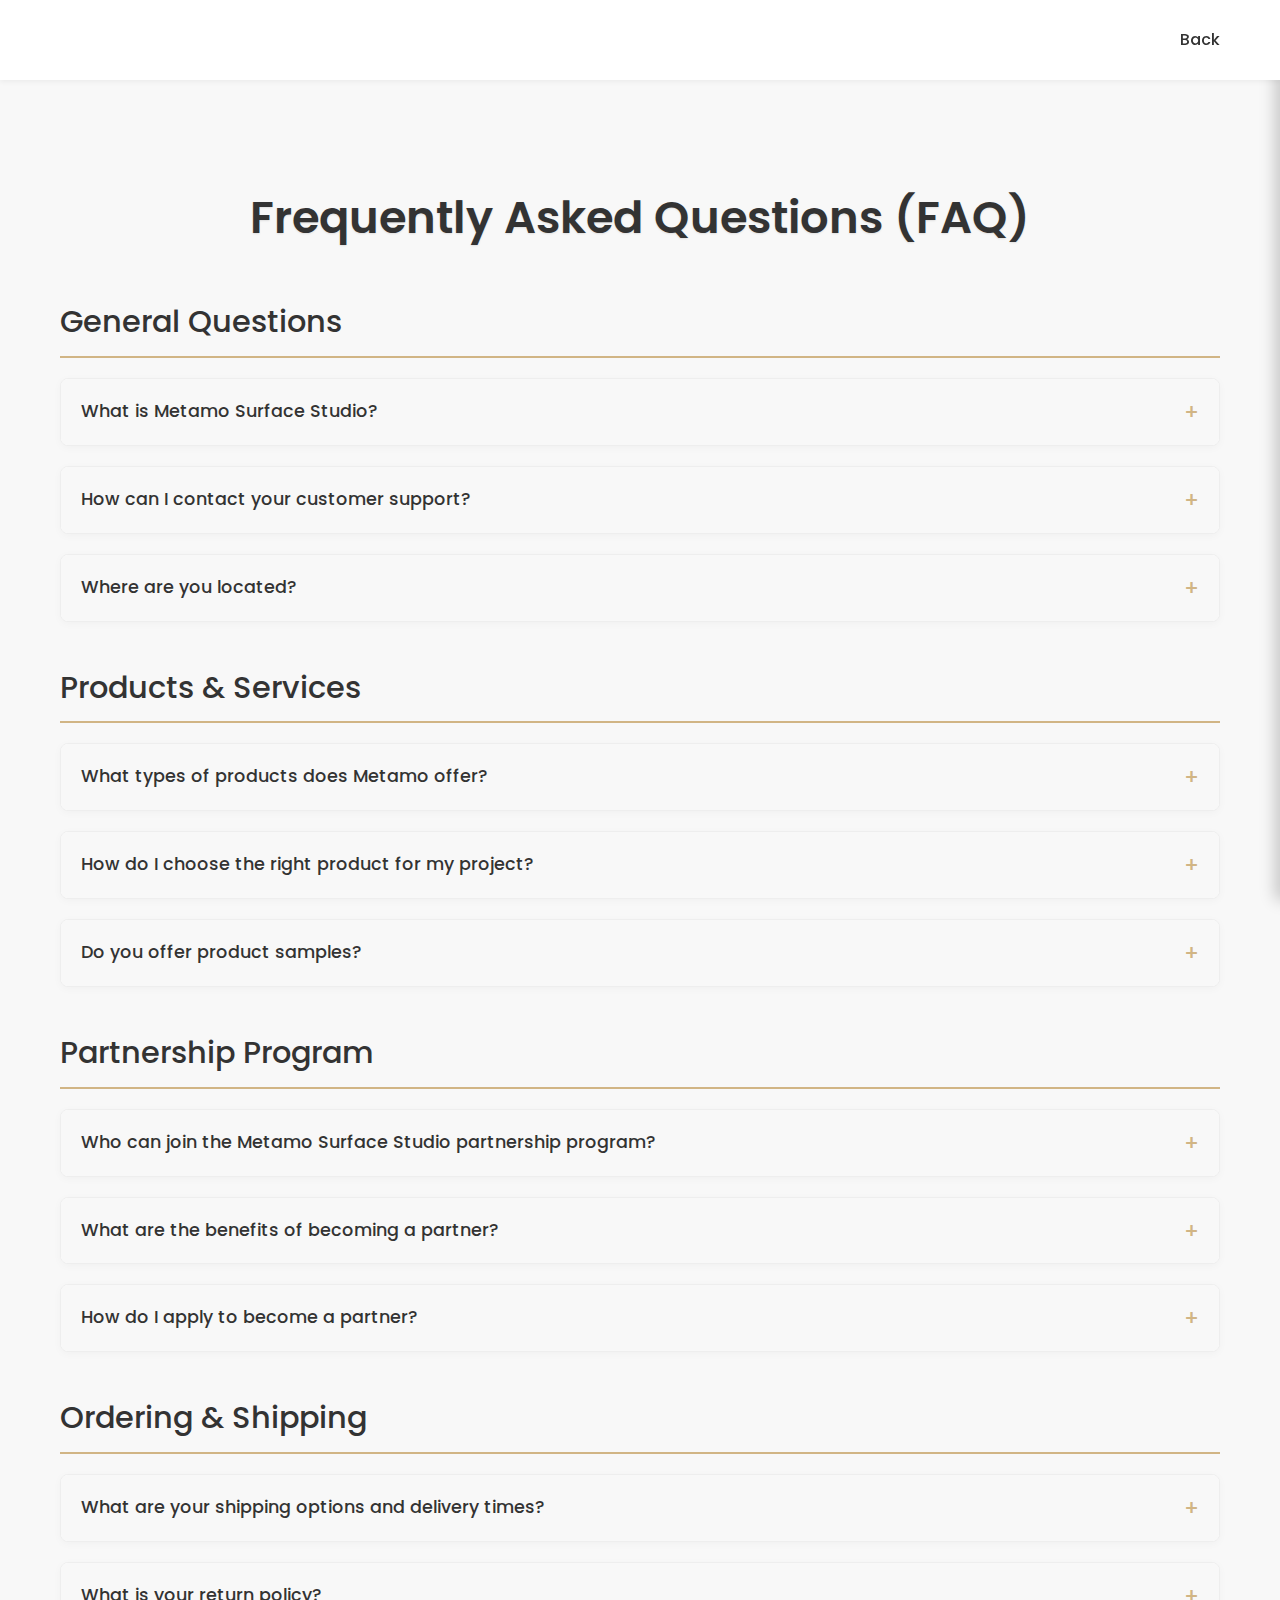
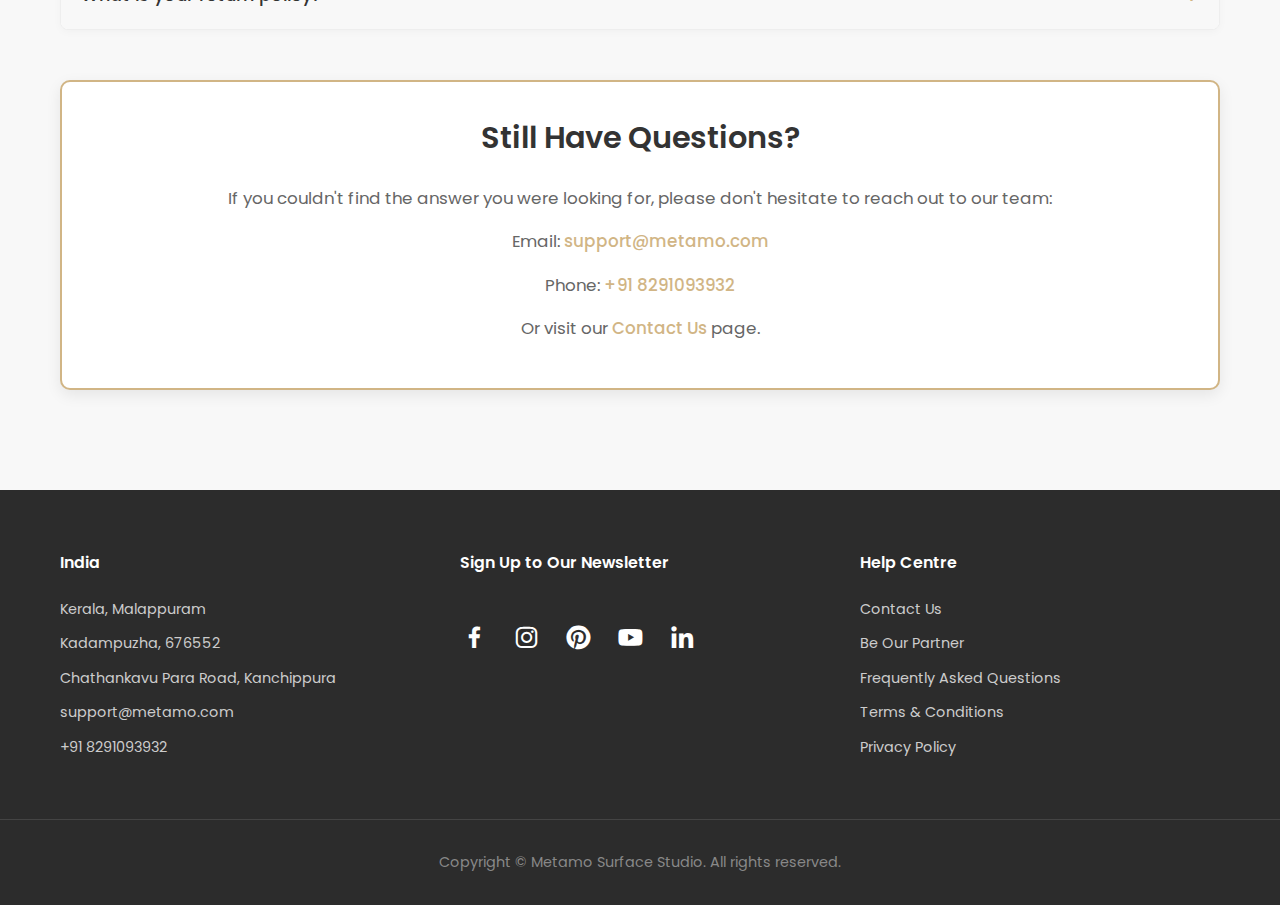
<file: faq.html>
<!DOCTYPE html>
<html lang="en">
<head>
    <meta charset="UTF-8">
    <meta name="viewport" content="width=device-width, initial-scale=1.0">
    <title>Metamo Surface Studio - FAQ</title>

    <!-- Favicon -->
    <link rel="icon" type="image/jpeg" href="https://macoavell.com.my/wp-content/uploads/2020/04/logo.jpg">

    <!-- Open Graph for social sharing -->
    <meta property="og:title" content="Metamo Surface Studio - FAQ">
    <meta property="og:image" content="https://macoavell.com.my/wp-content/uploads/2020/04/logo.jpg">
    <meta property="og:description" content="Find answers to frequently asked questions about Metamo Surface Studio's products and services.">
    <meta property="og:type" content="website">
    <meta property="og:url" content="https://macoavell.com.my/faq.html">

    <!-- Fonts & Icons -->
    <link href="https://fonts.googleapis.com/css2?family=Poppins:wght@300;400;500;600;700&display=swap" rel="stylesheet">
    <link href="https://unpkg.com/boxicons@2.1.4/css/boxicons.min.css" rel="stylesheet">

    <style>
        :root {
            --primary-text-color: #333;
            --secondary-text-color: #666;
            --accent-color: #d1b585;
            --light-bg-color: #f8f8f8;
            --dark-bg-color: #2c2c2c;
            --white-color: #fff;
            --header-height: 80px;
            --transition-speed: 0.3s;
        }

        * {
            margin: 0;
            padding: 0;
            box-sizing: border-box;
        }

        html {
            scroll-behavior: smooth;
        }

        body {
            font-family: 'Poppins', sans-serif;
            line-height: 1.7;
            color: var(--primary-text-color);
            background-color: var(--light-bg-color);
            overflow-x: hidden;
        }

        .container {
            max-width: 1200px;
            margin: 0 auto;
            padding: 0 20px;
        }

        /* Preloader */
        .preloader {
            position: fixed;
            top: 0;
            left: 0;
            width: 100%;
            height: 100%;
            background: var(--white-color);
            display: flex;
            align-items: center;
            justify-content: center;
            z-index: 9999;
            transition: opacity 0.5s ease;
        }

        .preloader.hidden {
            opacity: 0;
            pointer-events: none;
        }

        .preloader-spinner {
            width: 50px;
            height: 50px;
            border: 5px solid var(--accent-color);
            border-top: 5px solid transparent;
            border-radius: 50%;
            animation: spin 1s linear infinite;
        }

        @keyframes spin {
            0% { transform: rotate(0deg); }
            100% { transform: rotate(360deg); }
        }

        /* Header */
        .header {
            width: 100%;
            position: fixed;
            top: 0;
            left: 0;
            background-color: var(--white-color);
            box-shadow: 0 2px 5px rgba(0,0,0,0.05);
            z-index: 1000;
            height: var(--header-height);
            display: flex;
            align-items: center;
            transition: background-color var(--transition-speed) ease, height var(--transition-speed) ease;
        }

        .navbar {
            display: flex;
            justify-content: space-between;
            align-items: center;
            height: 100%;
            width: 100%;
        }

        .logo img {
            height: 90px;
            vertical-align: middle;
            transition: transform 0.3s ease;
        }

        .logo img:hover {
            transform: scale(1.05);
        }

        .nav-links {
            list-style: none;
            display: flex;
            align-items: center;
        }

        .nav-links li {
            margin-left: 30px;
        }

        .nav-links a {
            text-decoration: none;
            color: var(--primary-text-color);
            font-weight: 500;
            transition: color var(--transition-speed) ease, transform 0.2s ease;
        }

        .nav-links a:hover {
            color: var(--accent-color);
            transform: translateY(-2px);
        }

        .hamburger-menu {
            display: none;
            font-size: 30px;
            cursor: pointer;
            color: var(--primary-text-color);
            z-index: 1001;
            transition: color var(--transition-speed) ease;
        }

        .hamburger-menu:hover {
            color: var(--accent-color);
        }

        /* Mobile Menu */
        .mobile-menu {
            position: fixed;
            top: 0;
            right: -300px;
            width: 300px;
            height: 100vh;
            background-color: var(--dark-bg-color);
            color: var(--white-color);
            z-index: 999;
            box-shadow: -5px 0 15px rgba(0,0,0,0.2);
            transition: right 0.4s ease-in-out;
            padding-top: var(--header-height);
            display: flex;
            flex-direction: column;
        }

        .mobile-menu.open {
            right: 0;
        }

        .mobile-menu-header {
            display: flex;
            justify-content: space-between;
            align-items: center;
            padding: 20px;
            border-bottom: 1px solid rgba(255,255,255,0.1);
        }

        .mobile-menu-header .close-btn {
            font-size: 30px;
            cursor: pointer;
            color: var(--white-color);
            transition: color 0.3s ease;
        }

        .mobile-menu-header .close-btn:hover {
            color: var(--accent-color);
        }

        .mobile-menu ul {
            list-style: none;
            padding: 20px 0;
            flex-grow: 1;
        }

        .mobile-menu ul li {
            border-bottom: 1px solid rgba(255,255,255,0.05);
        }

        .mobile-menu ul li a {
            display: block;
            padding: 15px 20px;
            color: var(--white-color);
            text-decoration: none;
            font-weight: 500;
            transition: background-color var(--transition-speed) ease, color var(--transition-speed) ease;
        }

        .mobile-menu ul li a:hover {
            background-color: rgba(255,255,255,0.1);
            color: var(--accent-color);
        }

        /* FAQ Section */
        section.faq-section {
            padding: 100px 0;
            margin-top: var(--header-height);
            opacity: 0;
            transform: translateY(30px);
            transition: opacity 1.2s ease-out, transform 1.2s ease-out;
        }

        section.faq-section.animated {
            opacity: 1;
            transform: translateY(0);
        }

        .faq-section h1 {
            text-align: center;
            font-size: 2.8em;
            margin-bottom: 40px;
            color: var(--primary-text-color);
            font-weight: 600;
            text-shadow: 0 1px 2px rgba(0,0,0,0.1);
        }

        .faq-section h2 {
            font-size: 1.9em;
            margin-top: 40px;
            margin-bottom: 20px;
            color: var(--primary-text-color);
            font-weight: 500;
            border-bottom: 2px solid var(--accent-color);
            padding-bottom: 8px;
        }

        .faq-item {
            margin-bottom: 20px;
            border: 1px solid #eee;
            border-radius: 8px;
            background-color: var(--white-color);
            box-shadow: 0 2px 8px rgba(0,0,0,0.03);
            overflow: hidden;
            transition: transform 0.3s ease, box-shadow 0.3s ease;
        }

        .faq-item:hover {
            transform: translateY(-3px);
            box-shadow: 0 4px 12px rgba(0,0,0,0.1);
        }

        .faq-question {
            background-color: var(--light-bg-color);
            padding: 15px 20px;
            cursor: pointer;
            font-weight: 500;
            font-size: 1.1em;
            color: var(--primary-text-color);
            display: flex;
            justify-content: space-between;
            align-items: center;
            transition: background-color var(--transition-speed) ease;
        }

        .faq-question:hover {
            background-color: #f0ede9;
        }

        .faq-question::after {
            content: '+';
            font-size: 1.2em;
            color: var(--accent-color);
            transition: transform var(--transition-speed) ease;
        }

        .faq-question.active::after {
            content: '-';
            transform: rotate(180deg);
        }

        .faq-answer {
            padding: 15px 20px;
            background-color: var(--white-color);
            display: none;
            border-top: 1px solid #eee;
            color: var(--secondary-text-color);
            font-size: 1em;
            line-height: 1.8;
        }

        .faq-answer p {
            margin-bottom: 10px;
        }

        .faq-answer a {
            color: var(--accent-color);
            text-decoration: none;
            font-weight: 500;
            transition: color 0.3s ease;
        }

        .faq-answer a:hover {
            text-decoration: underline;
            color: #c0a473;
        }

        .contact-info {
            text-align: center;
            margin-top: 50px;
            padding: 30px;
            background-color: var(--white-color);
            border: 2px solid var(--accent-color);
            border-radius: 10px;
            box-shadow: 0 5px 15px rgba(0,0,0,0.08);
            transition: transform 0.3s ease;
        }

        .contact-info:hover {
            transform: translateY(-5px);
        }

        .contact-info h3 {
            font-size: 1.9em;
            margin-bottom: 20px;
            color: var(--primary-text-color);
            font-weight: 600;
        }

        .contact-info p {
            margin-bottom: 15px;
            color: var(--secondary-text-color);
            font-size: 1.05em;
        }

        .contact-info a {
            color: var(--accent-color);
            text-decoration: none;
            font-weight: 500;
            transition: color 0.3s ease;
        }

        .contact-info a:hover {
            text-decoration: underline;
            color: #c0a473;
        }

        /* Footer */
        .footer {
            background-color: var(--dark-bg-color);
            color: #ccc;
            padding: 60px 0 30px;
            font-size: 0.9em;
        }

        .footer-grid {
            display: grid;
            grid-template-columns: repeat(auto-fit, minmax(220px, 1fr));
            gap: 40px;
            margin-bottom: 50px;
        }

        .footer-column h4 {
            color: var(--white-color);
            margin-bottom: 20px;
            font-size: 1.1em;
            font-weight: 600;
        }

        .footer-column ul {
            list-style: none;
        }

        .footer-column ul li {
            margin-bottom: 10px;
        }

        .footer-column ul li a {
            color: #ccc;
            text-decoration: none;
            transition: color var(--transition-speed) ease, transform 0.3s ease;
        }

        .footer-column ul li a:hover {
            color: var(--accent-color);
            transform: translateX(5px);
        }

        .footer-column p {
            margin-bottom: 10px;
        }

        .footer-column i.bx {
            margin-right: 8px;
            font-size: 1.2em;
            vertical-align: middle;
        }

        .footer-social-icons {
            display: flex;
            gap: 15px;
            margin-top: 20px;
        }

        .footer-social-icons a {
            color: var(--white-color);
            font-size: 24px;
            transition: color var(--transition-speed) ease, transform 0.3s ease;
        }

        .footer-social-icons a:hover {
            color: var(--accent-color);
            transform: translateY(-3px);
        }

        .newsletter-signup img {
            max-width: 150px;
            height: auto;
            display: block;
            margin: 0 auto;
            filter: grayscale(100%);
            transition: filter 0.3s ease, transform 0.3s ease;
        }

        .newsletter-signup img:hover {
            filter: grayscale(0%);
            transform: scale(1.05);
        }

        .footer-bottom {
            text-align: center;
            padding-top: 30px;
            border-top: 1px solid #444;
            color: #888;
            position: relative;
        }

        .scroll-to-top {
            position: fixed;
            right: 20px;
            bottom: 20px;
            color: var(--white-color);
            background-color: rgba(0,0,0,0.6);
            padding: 10px;
            border-radius: 50%;
            font-size: 24px;
            cursor: pointer;
            display: none;
            z-index: 998;
            transition: background-color 0.3s ease, transform 0.3s ease;
        }

        .scroll-to-top:hover {
            background-color: var(--accent-color);
            transform: translateY(-5px);
        }

        /* Responsive Design */
        @media (max-width: 992px) {
            .faq-section h1 { font-size: 2.2em; }
            .faq-section h2 { font-size: 1.6em; }
            .faq-question { font-size: 1em; padding: 12px 15px; }
            .faq-answer { font-size: 0.95em; padding: 12px 15px; }
            .contact-info h3 { font-size: 1.6em; }
            .contact-info p { font-size: 0.95em; }
            .footer-grid { grid-template-columns: repeat(auto-fit, minmax(180px, 1fr)); gap: 30px; }
        }

        @media (max-width: 768px) {
            .navbar .nav-links { display: none; }
            .hamburger-menu { display: block; }
            .header { height: 60px; }
            .logo img { height: 40px; }
            .faq-section { padding: 60px 0; margin-top: 60px; }
            .faq-section h1 { font-size: 1.8em; }
            .faq-section h2 { font-size: 1.4em; }
            .faq-question { font-size: 0.95em; padding: 10px 15px; }
            .faq-answer { font-size: 0.9em; padding: 10px 15px; }
            .contact-info { padding: 20px; }
            .contact-info h3 { font-size: 1.4em; }
            .contact-info p { font-size: 0.9em; }
            .footer-grid { grid-template-columns: 1fr; gap: 25px; text-align: center; }
            .footer-social-icons { justify-content: center; }
        }

        @media (max-width: 480px) {
            .faq-section h1 { font-size: 1.6em; }
            .faq-section h2 { font-size: 1.3em; }
            .faq-question { font-size: 0.9em; padding: 8px 12px; }
            .faq-answer { font-size: 0.85em; padding: 8px 12px; }
            .contact-info h3 { font-size: 1.3em; }
            .contact-info p { font-size: 0.85em; }
        }
    </style>
</head>
<body>
    <div class="preloader" id="preloader">
        <div class="preloader-spinner"></div>
    </div>

    <!-- Header -->
    <header class="header" role="banner">
        <div class="container navbar">
            <div class="logo">
                <a href="index.html" aria-label="Metamo Surface Studio Home"><img src="https://macoavell.com.my/wp-content/uploads/2020/04/logo.jpg" alt="Metamo Surface Studio Logo" loading="lazy" onerror="this.src='https://via.placeholder.com/150?text=Logo+Not+Found'"></a>
            </div>
            <nav aria-label="Main navigation">
                <ul class="nav-links">
                    <li><a href="index.html">Back</a></li>
                </ul>
            </nav>
            <div class="hamburger-menu" aria-controls="mobileMenu" aria-expanded="false" aria-label="Open mobile menu" role="button">
                <i class='bx bx-menu'></i>
            </div>
        </div>
    </header>

    <!-- Mobile Menu -->
    <div class="mobile-menu" id="mobileMenu" role="dialog" aria-label="Mobile navigation">
        <div class="mobile-menu-header">
            <div class="logo">
                <a href="index.html" aria-label="Metamo Surface Studio Home"><img src="https://macoavell.com.my/wp-content/uploads/2020/04/logo.jpg" alt="Metamo Surface Studio Logo" loading="lazy" onerror="this.src='https://via.placeholder.com/150?text=Logo+Not+Found'"></a>
            </div>
            <i class='bx bx-x close-btn' aria-label="Close mobile menu"></i>
        </div>
        <ul>
            <li><a href="index.html">Back</a></li>
        </ul>
    </div>

    <!-- FAQ Section -->
    <section class="faq-section" aria-label="Frequently Asked Questions section">
        <div class="container">
            <h1>Frequently Asked Questions (FAQ)</h1>

            <div class="faq-section">
                <h2>General Questions</h2>
                <div class="faq-item">
                    <div class="faq-question" role="button" aria-expanded="false" aria-controls="faq1">What is Metamo Surface Studio?</div>
                    <div class="faq-answer" id="faq1">
                        <p>Metamo Surface Studio, powered by metamo, is a leading provider of premium lime-based textured paints, Venetian plaster, and wax finishes for interior and exterior walls. We aim to transform spaces with eco-friendly, innovative surface solutions.</p>
                    </div>
                </div>
                <div class="faq-item">
                    <div class="faq-question" role="button" aria-expanded="false" aria-controls="faq2">How can I contact your customer support?</div>
                    <div class="faq-answer" id="faq2">
                        <p>You can reach our customer support team by email at <a href="mailto:support@metamo.com" aria-label="Email support">support@macoavell.com.my</a> or by phone at <a href="tel:+918291093932" aria-label="Call support">+91 8291093932</a>. Our support hours are Monday - Friday, 9 AM - 5 PM IST.</p>
                    </div>
                </div>
                <div class="faq-item">
                    <div class="faq-question" role="button" aria-expanded="false" aria-controls="faq3">Where are you located?</div>
                    <div class="faq-answer" id="faq3">
                        <p>Our main office is located at Kerala, Malappuram, Kadampuzha, 676552, Chathankavu Para Road, Kanchippura. We serve clients across India and internationally.</p>
                    </div>
                </div>
            </div>

            <div class="faq-section">
                <h2>Products & Services</h2>
                <div class="faq-item">
                    <div class="faq-question" role="button" aria-expanded="false" aria-controls="faq4">What types of products does Metamo offer?</div>
                    <div class="faq-answer" id="faq4">
                        <p>Metamo specializes in high-quality decorative paints and textured finishes, including Vellma, Vellplas, Vellcco, Vellwax, and Vellwax Metallic, available in Glossy, Matte, Rough, Stones, and metallic finishes for various design applications.</p>
                    </div>
                </div>
                <div class="faq-item">
                    <div class="faq-question" role="button" aria-expanded="false" aria-controls="faq5">How do I choose the right product for my project?</div>
                    <div class="faq-answer" id="faq5">
                        <p>We recommend consulting with our design experts or visiting our <a href="https://macoavell.com.my" rel="noopener noreferrer" aria-label="Visit MacoAvell website">website</a> to review product details. Contact our sales team with your project requirements, and we’ll guide you to the best solution.</p>
                    </div>
                </div>
                <div class="faq-item">
                    <div class="faq-question" role="button" aria-expanded="false" aria-controls="faq6">Do you offer product samples?</div>
                    <div class="faq-answer" id="faq6">
                        <p>Yes, we offer sample kits for most of our products. Please contact us at <a href="mailto:support@metamo.com" aria-label="Email support">support@macoavell.com.my</a> to inquire about specific samples.</p>
                    </div>
                </div>
            </div>

            <div class="faq-section">
                <h2>Partnership Program</h2>
                <div class="faq-item">
                    <div class="faq-question" role="button" aria-expanded="false" aria-controls="faq7">Who can join the Metamo Surface Studio partnership program?</div>
                    <div class="faq-answer" id="faq7">
                        <p>Our program is open to professionals in the design and construction sectors, including interior designers, architects, painters, contractors, and store dealers interested in integrating our innovative surface solutions into their work.</p>
                    </div>
                </div>
                <div class="faq-item">
                    <div class="faq-question" role="button" aria-expanded="false" aria-controls="faq8">What are the benefits of becoming a partner?</div>
                    <div class="faq-answer" id="faq8">
                        <p>Partners gain access to exclusive product lines, training, marketing support, preferred pricing, project collaboration opportunities, and lead referrals.</p>
                    </div>
                </div>
                <div class="faq-item">
                    <div class="faq-question" role="button" aria-expanded="false" aria-controls="faq9">How do I apply to become a partner?</div>
                    <div class="faq-answer" id="faq9">
                        <p>Submit an inquiry via our <a href="https://wa.me/+918291093932?text=MacoAvell%20Partnership%20Inquiry" rel="noopener noreferrer" aria-label="Contact via WhatsApp for partnership">WhatsApp link</a>. Our team will review your application, finalize an agreement, and provide onboarding resources.</p>
                    </div>
                </div>
            </div>

            <div class="faq-section">
                <h2>Ordering & Shipping</h2>
                <div class="faq-item">
                    <div class="faq-question" role="button" aria-expanded="false" aria-controls="faq10">What are your shipping options and delivery times?</div>
                    <div class="faq-answer" id="faq10">
                        <p>We offer standard and expedited shipping options. Delivery times vary based on location and product availability, typically ranging from 5 to 15 business days. You will receive tracking information once your order ships.</p>
                    </div>
                </div>
                <div class="faq-item">
                    <div class="faq-question" role="button" aria-expanded="false" aria-controls="faq11">What is your return policy?</div>
                    <div class="faq-answer" id="faq11">
                        <p>We accept returns for unopened, unused products within 30 days of purchase. Please review our full <a href="terms.html" aria-label="View terms and conditions">Terms & Conditions</a> for detailed information.</p>
                    </div>
                </div>
            </div>

            <div class="contact-info">
                <h3>Still Have Questions?</h3>
                <p>If you couldn't find the answer you were looking for, please don't hesitate to reach out to our team:</p>
                <p>Email: <a href="mailto:support@metamo.com" aria-label="Email support">support@metamo.com</a></p>
                <p>Phone: <a href="tel:+918291093932" aria-label="Call support">+91 8291093932</a></p>
                <p>Or visit our <a href="contact.html" aria-label="Visit contact page">Contact Us</a> page.</p>
            </div>
        </div>
    </section>

    <!-- Footer -->
    <footer class="footer" role="contentinfo">
        <div class="container footer-grid">
            <div class="footer-column">
                <h4>India</h4>
                <p>Kerala, Malappuram</p>
                <p>Kadampuzha, 676552</p>
                <p>Chathankavu Para Road, Kanchippura</p>
                <p>support@metamo.com</p>
                <p>+91 8291093932</p>
            </div>
            <div class="footer-column">
                <h4>Sign Up to Our Newsletter</h4>
                <div class="newsletter-signup">
                    <a href="https://wa.me/+918291093932?text=Hi%20there%21%20I%27d%20love%20to%20add%20you%20to%20our%20exclusive%20newsletter%20broadcast.%20Stay%20updated%20with%20our%20latest%20news%2C%20special%20offers%2C%20and%20valuable%20content.%20Just%20click%20send%20to%20confirm%20your%20subscription%21" rel="noopener noreferrer" aria-label="Sign up for newsletter"><img src="https://macoavell.com.my/wp-content/uploads/2025/07/signup-b.jpg" alt="Sign Up for Newsletter" loading="lazy" onerror="this.src='https://via.placeholder.com/150?text=Newsletter+Image+Not+Found'"></a>
                </div>
                <div class="footer-social-icons">
                    <a href="https://www.facebook.com/metamosurface" aria-label="Facebook"><i class='bx bxl-facebook'></i></a>
                    <a href="https://www.instagram.com/metamosurface" aria-label="Instagram"><i class='bx bxl-instagram'></i></a>
                    <a href="#" aria-label="Pinterest"><i class='bx bxl-pinterest'></i></a>
                    <a href="https://www.youtube.com/metamosurface" aria-label="YouTube"><i class='bx bxl-youtube'></i></a>
                    <a href="#" aria-label="LinkedIn"><i class='bx bxl-linkedin'></i></a>
                </div>
            </div>
            <div class="footer-column">
                <h4>Help Centre</h4>
                <ul>
                    <li><a href="contact.html" aria-label="Contact us">Contact Us</a></li>
                    <li><a href="collab.html" aria-label="Be our partner">Be Our Partner</a></li>
                    <li><a href="faq.html" aria-label="Frequently Asked Questions">Frequently Asked Questions</a></li>
                    <li><a href="terms.html" aria-label="Terms and conditions">Terms & Conditions</a></li>
                    <li><a href="privacy.html" aria-label="Privacy policy">Privacy Policy</a></li>
                </ul>
            </div>
        </div>
        <div class="footer-bottom">
            <p>Copyright © Metamo Surface Studio. All rights reserved.</p>
            <a href="#" class="scroll-to-top" aria-label="Scroll to top"><i class='bx bx-chevron-up'></i></a>
        </div>
    </footer>

    <script>
        document.addEventListener('DOMContentLoaded', () => {
            // Preloader
            const preloader = document.getElementById('preloader');
            window.addEventListener('load', () => {
                setTimeout(() => {
                    preloader.classList.add('hidden');
                }, 500);
            });

            // Debounce Utility
            function debounce(func, wait) {
                let timeout;
                return function executedFunction(...args) {
                    const later = () => {
                        clearTimeout(timeout);
                        func(...args);
                    };
                    clearTimeout(timeout);
                    timeout = setTimeout(later, wait);
                };
            }

            // Mobile Menu Toggle
            const hamburger = document.querySelector('.hamburger-menu');
            const mobileMenu = document.getElementById('mobileMenu');
            const closeBtn = document.querySelector('.mobile-menu .close-btn');

            function toggleMobileMenu() {
                const isOpen = mobileMenu.classList.toggle('open');
                hamburger.setAttribute('aria-expanded', isOpen);
                document.body.style.overflow = isOpen ? 'hidden' : '';
            }

            hamburger.addEventListener('click', toggleMobileMenu);
            closeBtn.addEventListener('click', toggleMobileMenu);

            mobileMenu.querySelectorAll('a').forEach(link => {
                link.addEventListener('click', () => {
                    toggleMobileMenu();
                });
            });

            // FAQ Toggle with Keyboard Support
            const faqQuestions = document.querySelectorAll('.faq-question');
            faqQuestions.forEach((question, index) => {
                const answer = question.nextElementSibling;
                question.setAttribute('tabindex', '0');
                question.setAttribute('aria-controls', `faq${index + 1}`);

                const toggleFAQ = () => {
                    const isActive = question.classList.contains('active');
                    faqQuestions.forEach(otherQuestion => {
                        if (otherQuestion !== question) {
                            otherQuestion.classList.remove('active');
                            otherQuestion.setAttribute('aria-expanded', 'false');
                            otherQuestion.nextElementSibling.style.display = 'none';
                        }
                    });

                    if (isActive) {
                        question.classList.remove('active');
                        question.setAttribute('aria-expanded', 'false');
                        answer.style.display = 'none';
                    } else {
                        question.classList.add('active');
                        question.setAttribute('aria-expanded', 'true');
                        answer.style.display = 'block';
                    }
                };

                question.addEventListener('click', toggleFAQ);
                question.addEventListener('keydown', (e) => {
                    if (e.key === 'Enter' || e.key === ' ') {
                        e.preventDefault();
                        toggleFAQ();
                    }
                });
            });

            // Scroll to Top
            const scrollToTopBtn = document.querySelector('.scroll-to-top');
            const handleScroll = debounce(() => {
                scrollToTopBtn.style.display = window.scrollY > 300 ? 'flex' : 'none';
            }, 100);

            window.addEventListener('scroll', handleScroll);

            scrollToTopBtn.addEventListener('click', () => {
                window.scrollTo({ top: 0, behavior: 'smooth' });
            });

            // Header Scroll Effects
            const header = document.querySelector('.header');
            const updateHeader = debounce(() => {
                if (window.scrollY > 0) {
                    header.style.height = '60px';
                    header.style.boxShadow = '0 5px 15px rgba(0,0,0,0.1)';
                } else {
                    header.style.height = 'var(--header-height)';
                    header.style.boxShadow = '0 2px 5px rgba(0,0,0,0.05)';
                }
            }, 100);

            window.addEventListener('scroll', updateHeader);

            // Image Preloading and Fallback
            const imageElements = document.querySelectorAll('.logo img, .newsletter-signup img');
            const fallbackImage = 'https://via.placeholder.com/150?text=Image+Not+Found';

            function preloadImages(imageUrls) {
                imageUrls.forEach(url => {
                    const img = new Image();
                    img.src = url;
                    img.loading = 'lazy';
                    img.onerror = () => {
                        console.warn(`Failed to load image: ${url}, using fallback.`);
                        imageElements.forEach(el => {
                            if (el.src === url) {
                                el.src = el.getAttribute('onerror').match(/'([^']+)'/)[1];
                            }
                        });
                    };
                });
            }

            const imageUrls = [
                'https://macoavell.com.my/wp-content/uploads/2020/04/logo.jpg',
                'https://macoavell.com.my/wp-content/uploads/2025/07/signup-b.jpg',
                fallbackImage
            ];
            preloadImages(imageUrls);

            // Scroll-based Animations
            const animateElements = document.querySelectorAll('section');
            const observerOptions = {
                root: null,
                rootMargin: '0px',
                threshold: 0.1
            };

            const observer = new IntersectionObserver((entries, observer) => {
                entries.forEach(entry => {
                    if (entry.isIntersecting) {
                        entry.target.classList.add('animated');
                        observer.unobserve(entry.target);
                    }
                });
            }, observerOptions);

            animateElements.forEach(el => observer.observe(el));

            // Touch Swipe Support for FAQ Section
            const faqSection = document.querySelector('.faq-section');
            let touchStartX = 0;
            let touchEndX = 0;

            faqSection.addEventListener('touchstart', (e) => {
                touchStartX = e.changedTouches[0].screenX;
            });

            faqSection.addEventListener('touchend', (e) => {
                touchEndX = e.changedTouches[0].screenX;
                if (touchStartX - touchEndX > 50) {
                    faqSection.classList.add('swipe-left');
                    setTimeout(() => faqSection.classList.remove('swipe-left'), 300);
                } else if (touchEndX - touchStartX > 50) {
                    faqSection.classList.add('swipe-right');
                    setTimeout(() => faqSection.classList.remove('swipe-right'), 300);
                }
            });

            // Cleanup
            window.addEventListener('unload', () => {
                window.removeEventListener('scroll', handleScroll);
                window.removeEventListener('scroll', updateHeader);
            });
        });
    </script>
</body>

</html>
</file>
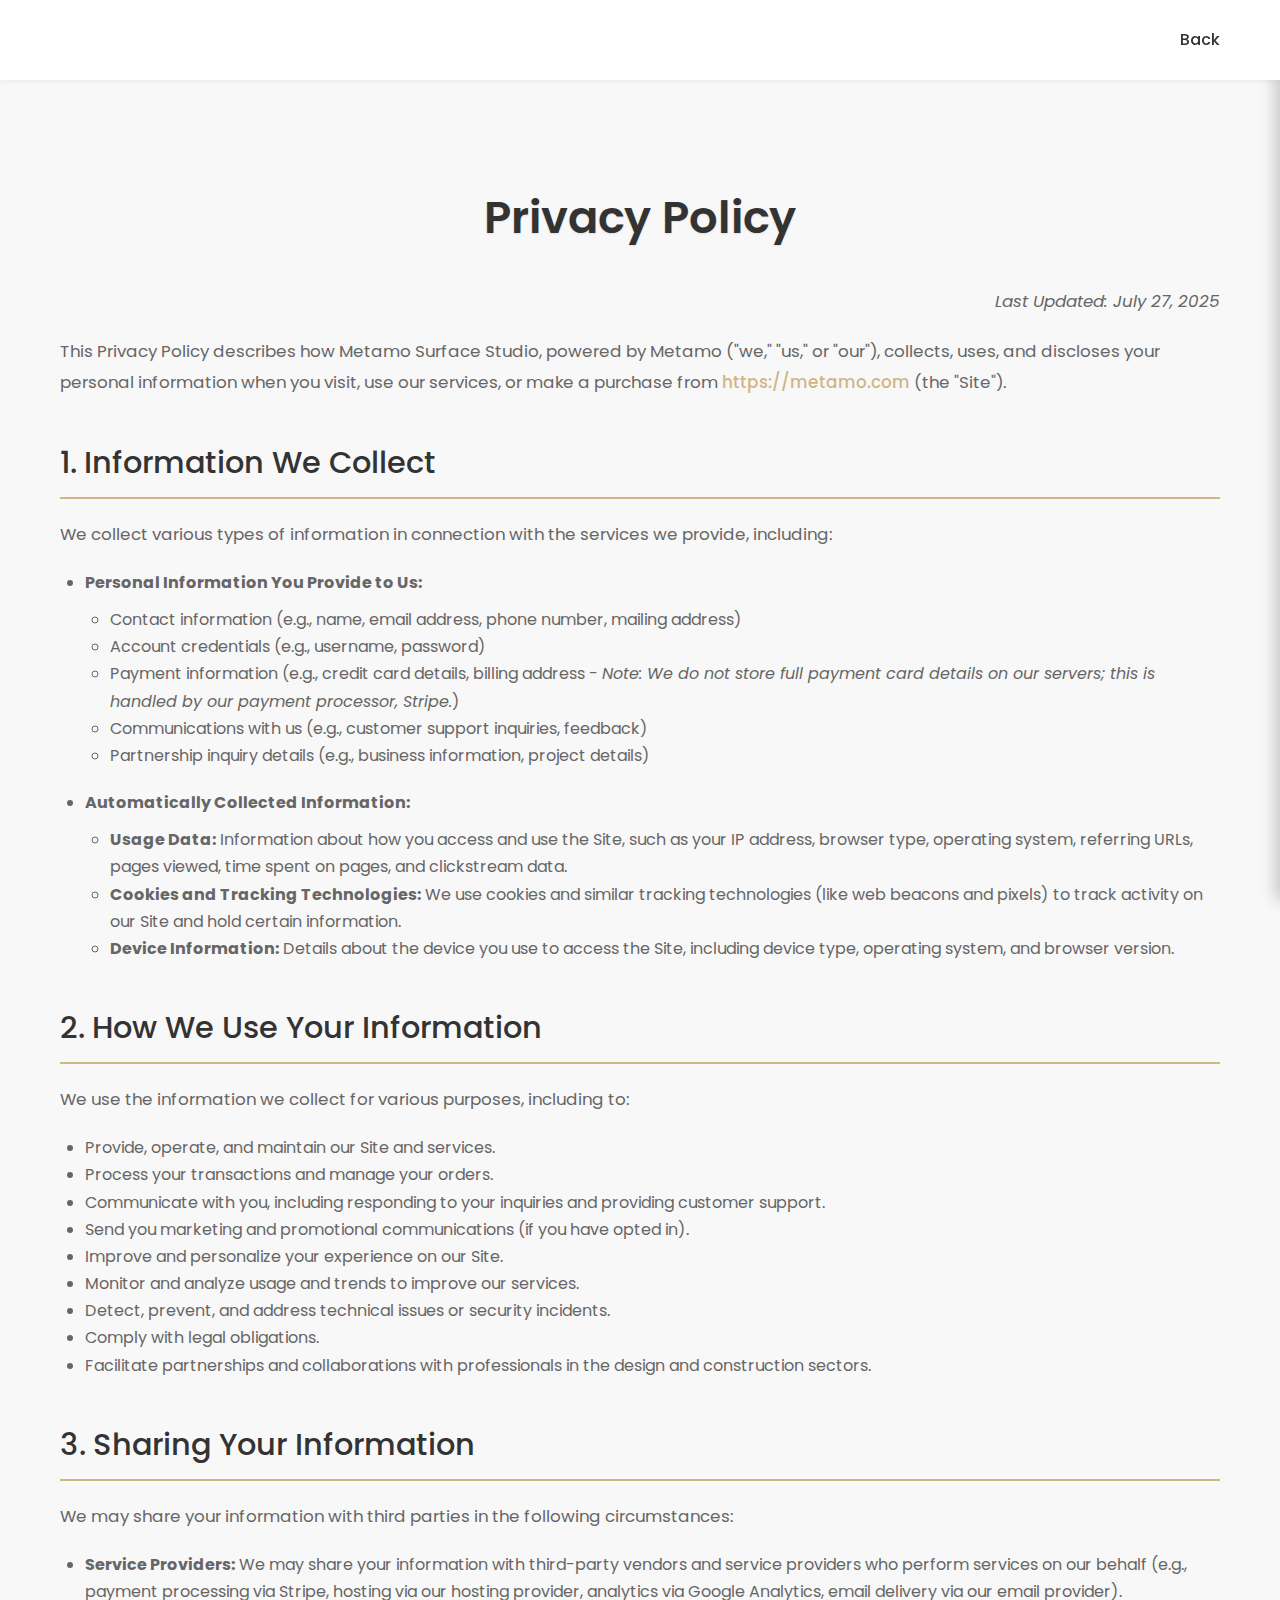
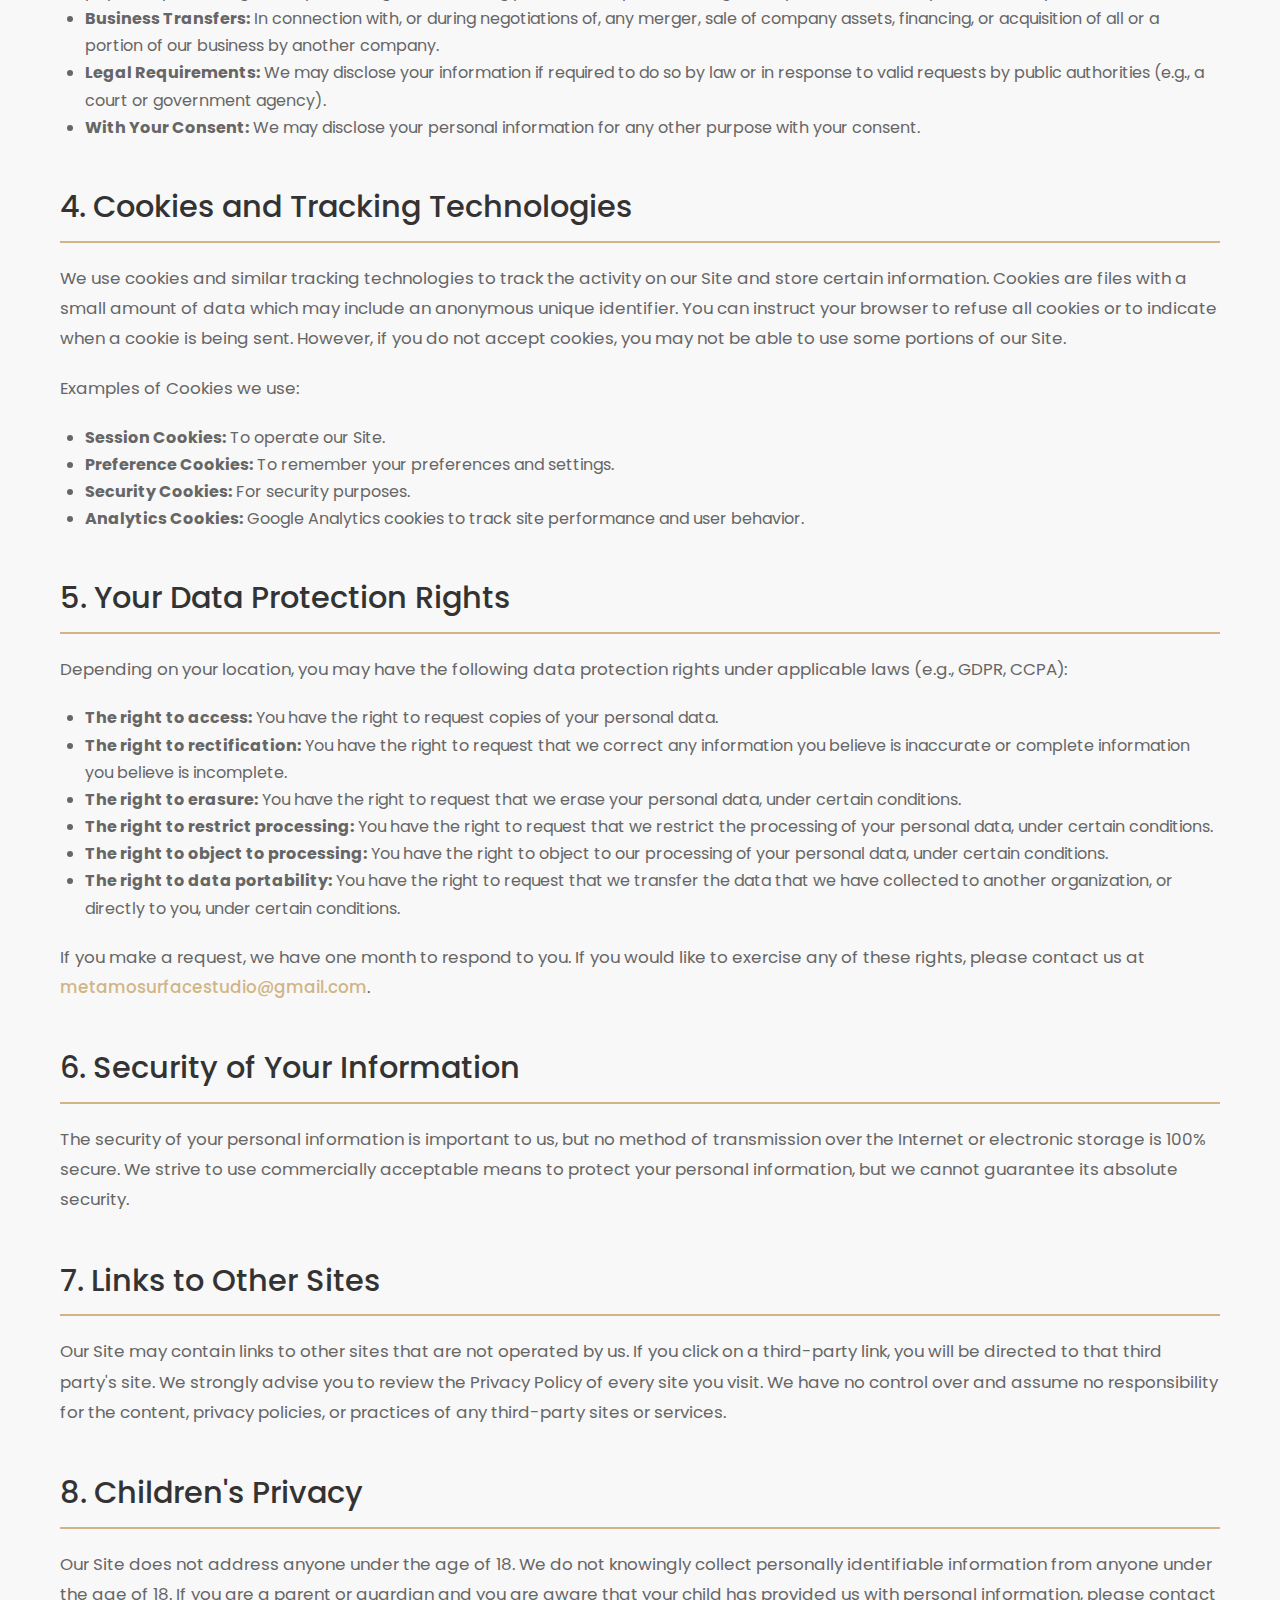
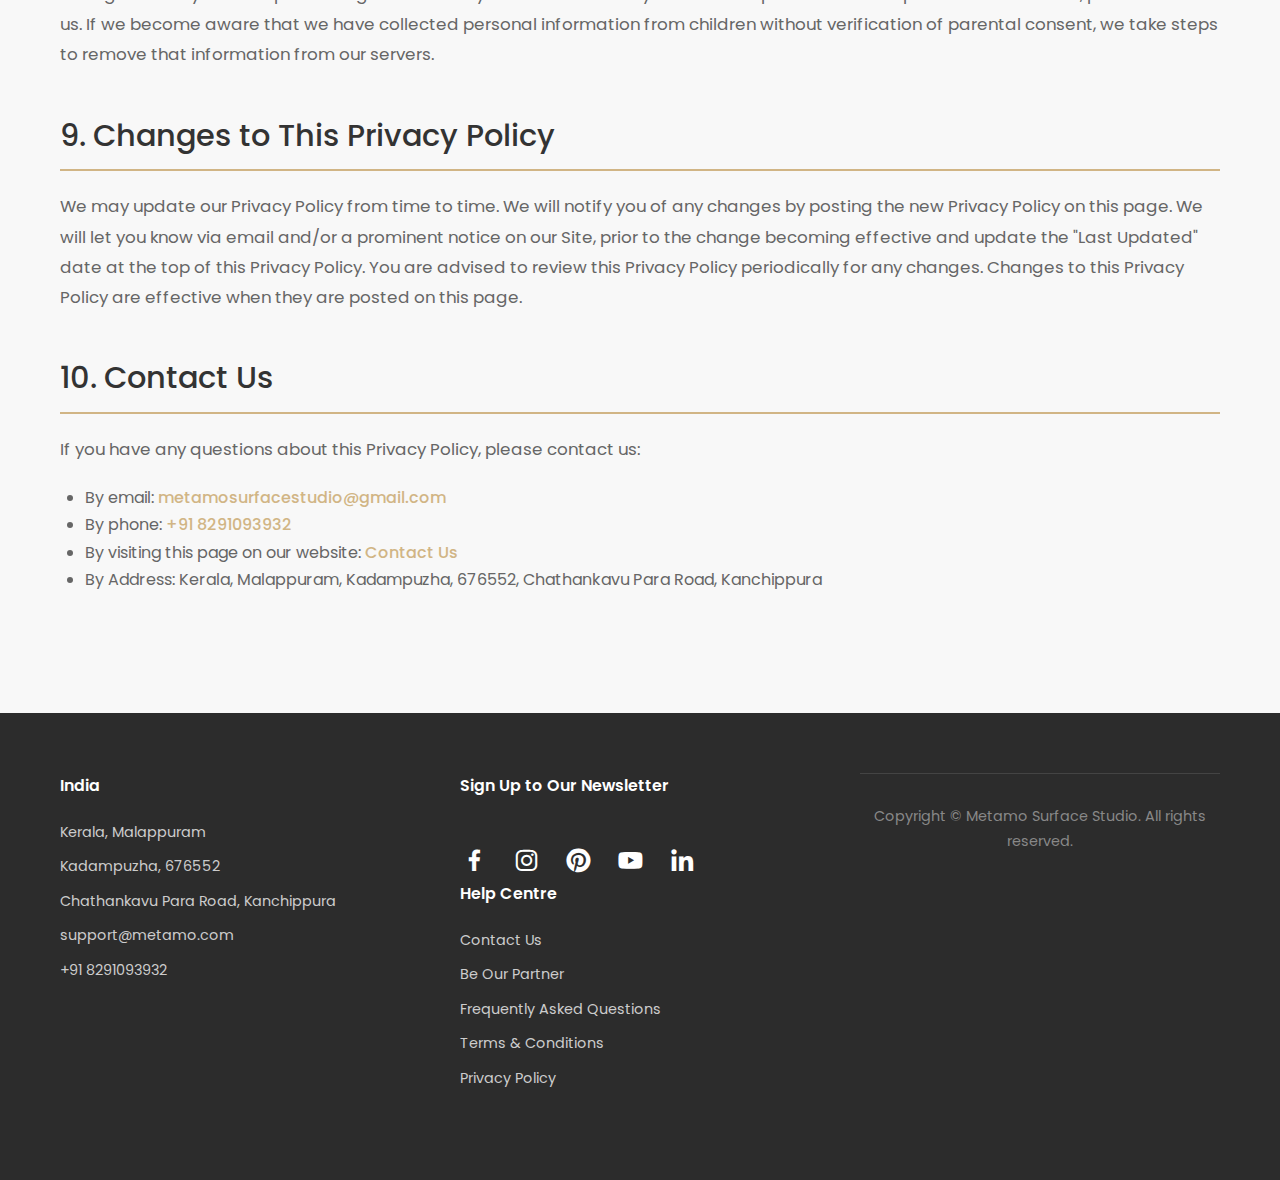
<file: privacy.html>
<!DOCTYPE html>
<html lang="en">
<head>
    <meta charset="UTF-8">
    <meta name="viewport" content="width=device-width, initial-scale=1.0">
    <title>Metamo Surface Studio - Privacy Policy</title>

    <!-- Favicon -->
    <link rel="icon" type="image/jpeg" href="https://macoavell.com.my/wp-content/uploads/2020/04/logo.jpg">

    <!-- Open Graph for social sharing -->
    <meta property="og:title" content="Metamo Surface Studio - Privacy Policy">
    <meta property="og:image" content="https://macoavell.com.my/wp-content/uploads/2020/04/logo.jpg">
    <meta property="og:description" content="Learn how Metamo Surface Studio collects, uses, and protects your personal information.">
    <meta property="og:type" content="website">
    <meta property="og:url" content="https://metamo.com/privacy.html">

    <!-- Fonts & Icons -->
    <link href="https://fonts.googleapis.com/css2?family=Poppins:wght@300;400;500;600;700&display=swap" rel="stylesheet">
    <link href="https://unpkg.com/boxicons@2.1.4/css/boxicons.min.css" rel="stylesheet">

    <style>
        :root {
            --primary-text-color: #333;
            --secondary-text-color: #666;
            --accent-color: #d1b585;
            --light-bg-color: #f8f8f8;
            --dark-bg-color: #2c2c2c;
            --white-color: #fff;
            --header-height: 80px;
            --transition-speed: 0.3s;
        }

        * {
            margin: 0;
            padding: 0;
            box-sizing: border-box;
        }

        html {
            scroll-behavior: smooth;
        }

        body {
            font-family: 'Poppins', sans-serif;
            line-height: 1.7;
            color: var(--primary-text-color);
            background-color: var(--light-bg-color);
            overflow-x: hidden;
        }

        .container {
            max-width: 1200px;
            margin: 0 auto;
            padding: 0 20px;
        }

        /* Preloader */
        .preloader {
            position: fixed;
            top: 0;
            left: 0;
            width: 100%;
            height: 100%;
            background: var(--white-color);
            display: flex;
            align-items: center;
            justify-content: center;
            z-index: 9999;
            transition: opacity 0.5s ease;
        }

        .preloader.hidden {
            opacity: 0;
            pointer-events: none;
        }

        .preloader-spinner {
            width: 50px;
            height: 50px;
            border: 5px solid var(--accent-color);
            border-top: 5px solid transparent;
            border-radius: 50%;
            animation: spin 1s linear infinite;
        }

        @keyframes spin {
            0% { transform: rotate(0deg); }
            100% { transform: rotate(360deg); }
        }

        /* Header */
        .header {
            width: 100%;
            position: fixed;
            top: 0;
            left: 0;
            background-color: var(--white-color);
            box-shadow: 0 2px 5px rgba(0,0,0,0.05);
            z-index: 1000;
            height: var(--header-height);
            display: flex;
            align-items: center;
            transition: background-color var(--transition-speed) ease, height var(--transition-speed) ease;
        }

        .navbar {
            display: flex;
            justify-content: space-between;
            align-items: center;
            height: 100%;
            width: 100%;
        }

        .logo img {
            height: 90px;
            vertical-align: middle;
            transition: transform 0.3s ease;
        }

        .logo img:hover {
            transform: scale(1.05);
        }

        .nav-links {
            list-style: none;
            display: flex;
            align-items: center;
        }

        .nav-links li {
            margin-left: 30px;
        }

        .nav-links a {
            text-decoration: none;
            color: var(--primary-text-color);
            font-weight: 500;
            transition: color var(--transition-speed) ease, transform 0.2s ease;
        }

        .nav-links a:hover {
            color: var(--accent-color);
            transform: translateY(-2px);
        }

        .hamburger-menu {
            display: none;
            font-size: 30px;
            cursor: pointer;
            color: var(--primary-text-color);
            z-index: 1001;
            transition: color var(--transition-speed) ease;
        }

        .hamburger-menu:hover {
            color: var(--accent-color);
        }

        /* Mobile Menu */
        .mobile-menu {
            position: fixed;
            top: 0;
            right: -300px;
            width: 300px;
            height: 100vh;
            background-color: var(--dark-bg-color);
            color: var(--white-color);
            z-index: 999;
            box-shadow: -5px 0 15px rgba(0,0,0,0.2);
            transition: right 0.4s ease-in-out;
            padding-top: var(--header-height);
            display: flex;
            flex-direction: column;
        }

        .mobile-menu.open {
            right: 0;
        }

        .mobile-menu-header {
            display: flex;
            justify-content: space-between;
            align-items: center;
            padding: 20px;
            border-bottom: 1px solid rgba(255,255,255,0.1);
        }

        .mobile-menu-header .close-btn {
            font-size: 30px;
            cursor: pointer;
            color: var(--white-color);
            transition: color 0.3s ease;
        }

        .mobile-menu-header .close-btn:hover {
            color: var(--accent-color);
        }

        .mobile-menu ul {
            list-style: none;
            padding: 20px 0;
            flex-grow: 1;
        }

        .mobile-menu ul li {
            border-bottom: 1px solid rgba(255,255,255,0.05);
        }

        .mobile-menu ul li a {
            display: block;
            padding: 15px 20px;
            color: var(--white-color);
            text-decoration: none;
            font-weight: 500;
            transition: background-color var(--transition-speed) ease, color var(--transition-speed) ease;
        }

        .mobile-menu ul li a:hover {
            background-color: rgba(255,255,255,0.1);
            color: var(--accent-color);
        }

        /* Privacy Policy Section */
        section.privacy-section {
            padding: 100px 0;
            margin-top: var(--header-height);
            opacity: 0;
            transform: translateY(30px);
            transition: opacity 1.2s ease-out, transform 1.2s ease-out;
        }

        section.privacy-section.animated {
            opacity: 1;
            transform: translateY(0);
        }

        .privacy-section h1 {
            text-align: center;
            font-size: 2.8em;
            margin-bottom: 30px;
            color: var(--primary-text-color);
            font-weight: 600;
            text-shadow: 0 1px 2px rgba(0,0,0,0.1);
        }

        .privacy-section h2 {
            font-size: 1.9em;
            margin-top: 40px;
            margin-bottom: 20px;
            color: var(--primary-text-color);
            font-weight: 500;
            border-bottom: 2px solid var(--accent-color);
            padding-bottom: 8px;
        }

        .privacy-section p {
            font-size: 1.05em;
            color: var(--secondary-text-color);
            margin-bottom: 20px;
            line-height: 1.8;
        }

        .privacy-section ul {
            list-style-type: disc;
            margin-left: 25px;
            margin-bottom: 20px;
            color: var(--secondary-text-color);
            font-size: 1em;
        }

        .privacy-section ul ul {
            list-style-type: circle;
            margin-left: 25px;
            margin-top: 10px;
        }

        .privacy-section a {
            color: var(--accent-color);
            text-decoration: none;
            font-weight: 500;
            transition: color 0.3s ease;
        }

        .privacy-section a:hover {
            text-decoration: underline;
            color: #c0a473;
        }

        .last-updated {
            font-style: italic;
            text-align: right;
            font-size: 0.95em;
            color: var(--secondary-text-color);
            margin-bottom: 25px;
        }

        /* Footer */
        .footer {
            background-color: var(--dark-bg-color);
            color: #ccc;
            padding: 60px 0 30px;
            font-size: 0.9em;
        }

        .footer-grid {
            display: grid;
            grid-template-columns: repeat(auto-fit, minmax(220px, 1fr));
            gap: 40px;
            margin-bottom: 50px;
        }

        .footer-column h4 {
            color: var(--white-color);
            margin-bottom: 20px;
            font-size: 1.1em;
            font-weight: 600;
        }

        .footer-column ul {
            list-style: none;
        }

        .footer-column ul li {
            margin-bottom: 10px;
        }

        .footer-column ul li a {
            color: #ccc;
            text-decoration: none;
            transition: color var(--transition-speed) ease, transform 0.3s ease;
        }

        .footer-column ul li a:hover {
            color: var(--accent-color);
            transform: translateX(5px);
        }

        .footer-column p {
            margin-bottom: 10px;
        }

        .footer-column i.bx {
            margin-right: 8px;
            font-size: 1.2em;
            vertical-align: middle;
        }

        .footer-social-icons {
            display: flex;
            gap: 15px;
            margin-top: 20px;
        }

        .footer-social-icons a {
            color: var(--white-color);
            font-size: 24px;
            transition: color var(--transition-speed) ease, transform 0.3s ease;
        }

        .footer-social-icons a:hover {
            color: var(--accent-color);
            transform: translateY(-3px);
        }

        .newsletter-signup img {
            max-width: 150px;
            height: auto;
            display: block;
            margin: 0 auto;
            filter: grayscale(100%);
            transition: filter 0.3s ease, transform 0.3s ease;
        }

        .newsletter-signup img:hover {
            filter: grayscale(0%);
            transform: scale(1.05);
        }

        .footer-bottom {
            text-align: center;
            padding-top: 30px;
            border-top: 1px solid #444;
            color: #888;
            position: relative;
        }

        .scroll-to-top {
            position: fixed;
            right: 20px;
            bottom: 20px;
            color: var(--white-color);
            background-color: rgba(0,0,0,0.6);
            padding: 10px;
            border-radius: 50%;
            font-size: 24px;
            cursor: pointer;
            display: none;
            z-index: 998;
            transition: background-color 0.3s ease, transform 0.3s ease;
        }

        .scroll-to-top:hover {
            background-color: var(--accent-color);
            transform: translateY(-5px);
        }

        /* Responsive Design */
        @media (max-width: 992px) {
            .privacy-section h1 { font-size: 2.2em; }
            .privacy-section h2 { font-size: 1.6em; }
            .privacy-section p, .privacy-section ul { font-size: 0.95em; }
            .footer-grid { grid-template-columns: repeat(auto-fit, minmax(180px, 1fr)); gap: 30px; }
        }

        @media (max-width: 768px) {
            .navbar .nav-links { display: none; }
            .hamburger-menu { display: block; }
            .header { height: 60px; }
            .logo img { height: 40px; }
            .privacy-section { padding: 60px 0; margin-top: 60px; }
            .privacy-section h1 { font-size: 1.8em; }
            .privacy-section h2 { font-size: 1.4em; }
            .privacy-section p, .privacy-section ul { font-size: 0.9em; }
            .footer-grid { grid-template-columns: 1fr; gap: 25px; text-align: center; }
            .footer-social-icons { justify-content: center; }
        }

        @media (max-width: 480px) {
            .privacy-section h1 { font-size: 1.6em; }
            .privacy-section h2 { font-size: 1.3em; }
            .privacy-section p, .privacy-section ul { font-size: 0.85em; }
        }
    </style>
</head>
<body>
    <div class="preloader" id="preloader">
        <div class="preloader-spinner"></div>
    </div>

    <!-- Header -->
    <header class="header" role="banner">
        <div class="container navbar">
            <div class="logo">
                <a href="index.html" aria-label="Metamo Surface Studio Home"><img src="https://macoavell.com.my/wp-content/uploads/2020/04/logo.jpg" alt="Metamo Surface Studio Logo" loading="lazy" onerror="this.src='https://via.placeholder.com/150?text=Logo+Not+Found'"></a>
            </div>
            <nav aria-label="Main navigation">
                <ul class="nav-links">
                    <li><a href="index.html">Back</a></li>
                </ul>
            </nav>
            <div class="hamburger-menu" aria-controls="mobileMenu" aria-expanded="false" aria-label="Open mobile menu" role="button">
                <i class='bx bx-menu'></i>
            </div>
        </div>
    </header>

    <!-- Mobile Menu -->
    <div class="mobile-menu" id="mobileMenu" role="dialog" aria-label="Mobile navigation">
        <div class="mobile-menu-header">
            <div class="logo">
                <a href="index.html" aria-label="Metamo Surface Studio Home"><img src="https://macoavell.com.my/wp-content/uploads/2020/04/logo.jpg" alt="Metamo Surface Studio Logo" loading="lazy" onerror="this.src='https://via.placeholder.com/150?text=Logo+Not+Found'"></a>
            </div>
            <i class='bx bx-x close-btn' aria-label="Close mobile menu"></i>
        </div>
        <ul>
            <li><a href="index.html">Back</a></li>
        </ul>
    </div>

    <!-- Privacy Policy Section -->
    <section class="privacy-section" aria-label="Privacy policy section">
        <div class="container">
            <h1>Privacy Policy</h1>
            <p class="last-updated">Last Updated: July 27, 2025</p>

            <p>This Privacy Policy describes how Metamo Surface Studio, powered by Metamo ("we," "us," or "our"), collects, uses, and discloses your personal information when you visit, use our services, or make a purchase from <a href="https://https://metamosurface.com/" rel="noopener noreferrer" aria-label="Visit MacoAvell website">https://metamo.com</a> (the "Site").</p>

            <h2>1. Information We Collect</h2>
            <p>We collect various types of information in connection with the services we provide, including:</p>
            <ul>
                <li><strong>Personal Information You Provide to Us:</strong>
                    <ul>
                        <li>Contact information (e.g., name, email address, phone number, mailing address)</li>
                        <li>Account credentials (e.g., username, password)</li>
                        <li>Payment information (e.g., credit card details, billing address - <em>Note: We do not store full payment card details on our servers; this is handled by our payment processor, Stripe.</em>)</li>
                        <li>Communications with us (e.g., customer support inquiries, feedback)</li>
                        <li>Partnership inquiry details (e.g., business information, project details)</li>
                    </ul>
                </li>
                <li><strong>Automatically Collected Information:</strong>
                    <ul>
                        <li><strong>Usage Data:</strong> Information about how you access and use the Site, such as your IP address, browser type, operating system, referring URLs, pages viewed, time spent on pages, and clickstream data.</li>
                        <li><strong>Cookies and Tracking Technologies:</strong> We use cookies and similar tracking technologies (like web beacons and pixels) to track activity on our Site and hold certain information.</li>
                        <li><strong>Device Information:</strong> Details about the device you use to access the Site, including device type, operating system, and browser version.</li>
                    </ul>
                </li>
            </ul>

            <h2>2. How We Use Your Information</h2>
            <p>We use the information we collect for various purposes, including to:</p>
            <ul>
                <li>Provide, operate, and maintain our Site and services.</li>
                <li>Process your transactions and manage your orders.</li>
                <li>Communicate with you, including responding to your inquiries and providing customer support.</li>
                <li>Send you marketing and promotional communications (if you have opted in).</li>
                <li>Improve and personalize your experience on our Site.</li>
                <li>Monitor and analyze usage and trends to improve our services.</li>
                <li>Detect, prevent, and address technical issues or security incidents.</li>
                <li>Comply with legal obligations.</li>
                <li>Facilitate partnerships and collaborations with professionals in the design and construction sectors.</li>
            </ul>

            <h2>3. Sharing Your Information</h2>
            <p>We may share your information with third parties in the following circumstances:</p>
            <ul>
                <li><strong>Service Providers:</strong> We may share your information with third-party vendors and service providers who perform services on our behalf (e.g., payment processing via Stripe, hosting via our hosting provider, analytics via Google Analytics, email delivery via our email provider).</li>
                <li><strong>Business Transfers:</strong> In connection with, or during negotiations of, any merger, sale of company assets, financing, or acquisition of all or a portion of our business by another company.</li>
                <li><strong>Legal Requirements:</strong> We may disclose your information if required to do so by law or in response to valid requests by public authorities (e.g., a court or government agency).</li>
                <li><strong>With Your Consent:</strong> We may disclose your personal information for any other purpose with your consent.</li>
            </ul>

            <h2>4. Cookies and Tracking Technologies</h2>
            <p>We use cookies and similar tracking technologies to track the activity on our Site and store certain information. Cookies are files with a small amount of data which may include an anonymous unique identifier. You can instruct your browser to refuse all cookies or to indicate when a cookie is being sent. However, if you do not accept cookies, you may not be able to use some portions of our Site.</p>
            <p>Examples of Cookies we use:</p>
            <ul>
                <li><strong>Session Cookies:</strong> To operate our Site.</li>
                <li><strong>Preference Cookies:</strong> To remember your preferences and settings.</li>
                <li><strong>Security Cookies:</strong> For security purposes.</li>
                <li><strong>Analytics Cookies:</strong> Google Analytics cookies to track site performance and user behavior.</li>
            </ul>

            <h2>5. Your Data Protection Rights</h2>
            <p>Depending on your location, you may have the following data protection rights under applicable laws (e.g., GDPR, CCPA):</p>
            <ul>
                <li><strong>The right to access:</strong> You have the right to request copies of your personal data.</li>
                <li><strong>The right to rectification:</strong> You have the right to request that we correct any information you believe is inaccurate or complete information you believe is incomplete.</li>
                <li><strong>The right to erasure:</strong> You have the right to request that we erase your personal data, under certain conditions.</li>
                <li><strong>The right to restrict processing:</strong> You have the right to request that we restrict the processing of your personal data, under certain conditions.</li>
                <li><strong>The right to object to processing:</strong> You have the right to object to our processing of your personal data, under certain conditions.</li>
                <li><strong>The right to data portability:</strong> You have the right to request that we transfer the data that we have collected to another organization, or directly to you, under certain conditions.</li>
            </ul>
            <p>If you make a request, we have one month to respond to you. If you would like to exercise any of these rights, please contact us at <a href="mailto:metamosurfacestudio@gmail.com" aria-label="Email support">metamosurfacestudio@gmail.com</a>.</p>

            <h2>6. Security of Your Information</h2>
            <p>The security of your personal information is important to us, but no method of transmission over the Internet or electronic storage is 100% secure. We strive to use commercially acceptable means to protect your personal information, but we cannot guarantee its absolute security.</p>

            <h2>7. Links to Other Sites</h2>
            <p>Our Site may contain links to other sites that are not operated by us. If you click on a third-party link, you will be directed to that third party's site. We strongly advise you to review the Privacy Policy of every site you visit. We have no control over and assume no responsibility for the content, privacy policies, or practices of any third-party sites or services.</p>

            <h2>8. Children's Privacy</h2>
            <p>Our Site does not address anyone under the age of 18. We do not knowingly collect personally identifiable information from anyone under the age of 18. If you are a parent or guardian and you are aware that your child has provided us with personal information, please contact us. If we become aware that we have collected personal information from children without verification of parental consent, we take steps to remove that information from our servers.</p>

            <h2>9. Changes to This Privacy Policy</h2>
            <p>We may update our Privacy Policy from time to time. We will notify you of any changes by posting the new Privacy Policy on this page. We will let you know via email and/or a prominent notice on our Site, prior to the change becoming effective and update the "Last Updated" date at the top of this Privacy Policy. You are advised to review this Privacy Policy periodically for any changes. Changes to this Privacy Policy are effective when they are posted on this page.</p>

            <h2>10. Contact Us</h2>
            <p>If you have any questions about this Privacy Policy, please contact us:</p>
            <ul>
                <li>By email: <a href="mailto:metamosurfacestudio@gmail.com" aria-label="Email support">metamosurfacestudio@gmail.com</a></li>
                <li>By phone: <a href="tel:+918291093932" aria-label="Call support">+91 8291093932</a></li>
                <li>By visiting this page on our website: <a href="contact.html" aria-label="Visit contact page">Contact Us</a></li>
                <li>By Address: Kerala, Malappuram, Kadampuzha, 676552, Chathankavu Para Road, Kanchippura</li>
            </ul>
        </div>
    </section>

    <!-- Footer -->
    <footer class="footer" role="contentinfo">
        <div class="container footer-grid">
            <div class="footer-column">
                <h4>India</h4>
                <p>Kerala, Malappuram</p>
                <p>Kadampuzha, 676552</p>
                <p>Chathankavu Para Road, Kanchippura</p>
                <p>support@metamo.com</p>
                <p>+91 8291093932</p>
            </div>
            <div class="footer-column">
                <h4>Sign Up to Our Newsletter</h4>
                <div class="newsletter-signup">
                    <a href="https://wa.me/+918291093932?text=Hi%20there%21%20I%27d%20love%20to%20add%20you%20to%20our%20exclusive%20newsletter%20broadcast.%20Stay%20updated%20with%20our%20latest%20news%2C%20special%20offers%2C%20and%20valuable%20content.%20Just%20click%20send%20to%20confirm%20your%20subscription%21" aria-label="Sign up for newsletter" rel="noopener noreferrer"><img src="https://macoavell.com.my/wp-content/uploads/2025/07/signup-b.jpg" alt="Sign Up for Newsletter" loading="lazy" onerror="this.src='https://via.placeholder.com/150?text=Newsletter+Image+Not+Found'"></a>
                </div>
                <div class="footer-social-icons">
                    <a href="https://www.facebook.com/metamosurface" aria-label="Facebook"><i class='bx bxl-facebook'></i></a>
                    <a href="https://www.instagram.com/metamosurface" aria-label="Instagram"><i class='bx bxl-instagram'></i></a>
                    <a href="#" aria-label="Pinterest"><i class='bx bxl-pinterest'></i></a>
                    <a href="https://www.youtube.com/metamosurface" aria-label="YouTube"><i class='bx bxl-youtube'></i></a>
                    <a href="#" aria-label="LinkedIn"><i class='bx bxl-linkedin'></i></a>
                </div>
            <div class="footer-column">
                <h4>Help Centre</h4>
                <ul>
                    <li><a href="contact.html" aria-label="Contact us">Contact Us</a></li>
                    <li><a href="collab.html" aria-label="Be our partner">Be Our Partner</a></li>
                    <li><a href="faq.html" aria-label="Frequently Asked Questions">Frequently Asked Questions</a></li>
                    <li><a href="terms.html" aria-label="Terms and conditions">Terms & Conditions</a></li>
                    <li><a href="privacy.html" aria-label="Privacy policy">Privacy Policy</a></li>
                </ul>
            </div>
        </div>
        <div class="footer-bottom">
            <p>Copyright © Metamo Surface Studio. All rights reserved.</p>
            <a href="#" class="scroll-to-top" aria-label="Scroll to top"><i class='bx bx-chevron-up'></i></a>
        </div>
    </footer>

    <script>
        document.addEventListener('DOMContentLoaded', () => {
            // Preloader
            const preloader = document.getElementById('preloader');
            window.addEventListener('load', () => {
                setTimeout(() => {
                    preloader.classList.add('hidden');
                }, 500);
            });

            // Debounce Utility
            function debounce(func, wait) {
                let timeout;
                return function executedFunction(...args) {
                    const later = () => {
                        clearTimeout(timeout);
                        func(...args);
                    };
                    clearTimeout(timeout);
                    timeout = setTimeout(later, wait);
                };
            }

            // Mobile Menu Toggle
            const hamburger = document.querySelector('.hamburger-menu');
            const mobileMenu = document.getElementById('mobileMenu');
            const closeBtn = document.querySelector('.mobile-menu .close-btn');

            function toggleMobileMenu() {
                const isOpen = mobileMenu.classList.toggle('open');
                hamburger.setAttribute('aria-expanded', isOpen);
                document.body.style.overflow = isOpen ? 'hidden' : '';
            }

            hamburger.addEventListener('click', toggleMobileMenu);
            closeBtn.addEventListener('click', toggleMobileMenu);

            mobileMenu.querySelectorAll('a').forEach(link => {
                link.addEventListener('click', () => {
                    toggleMobileMenu();
                });
            });

            // Scroll to Top
            const scrollToTopBtn = document.querySelector('.scroll-to-top');
            const handleScroll = debounce(() => {
                scrollToTopBtn.style.display = window.scrollY > 300 ? 'flex' : 'none';
            }, 100);

            window.addEventListener('scroll', handleScroll);

            scrollToTopBtn.addEventListener('click', () => {
                window.scrollTo({ top: 0, behavior: 'smooth' });
            });

            // Header Scroll Effects
            const header = document.querySelector('.header');
            const updateHeader = debounce(() => {
                if (window.scrollY > 0) {
                    header.style.height = '60px';
                    header.style.boxShadow = '0 5px 15px rgba(0,0,0,0.1)';
                } else {
                    header.style.height = 'var(--header-height)';
                    header.style.boxShadow = '0 2px 5px rgba(0,0,0,0.05)';
                }
            }, 100);

            window.addEventListener('scroll', updateHeader);

            // Image Preloading and Fallback
            const imageElements = document.querySelectorAll('.logo img, .newsletter-signup img');
            const fallbackImage = 'https://via.placeholder.com/150?text=Image+Not+Found';

            function preloadImages(imageUrls) {
                imageUrls.forEach(url => {
                    const img = new Image();
                    img.src = url;
                    img.loading = 'lazy';
                    img.onerror = () => {
                        console.warn(`Failed to load image: ${url}, using fallback.`);
                        imageElements.forEach(el => {
                            if (el.src === url) {
                                el.src = el.getAttribute('onerror').match(/'([^']+)'/)[1];
                            }
                        });
                    };
                });
            }

            const imageUrls = [
                'https://macoavell.com.my/wp-content/uploads/2020/04/logo.jpg',
                'https://macoavell.com.my/wp-content/uploads/2025/07/signup-b.jpg',
                fallbackImage
            ];
            preloadImages(imageUrls);

            // Scroll-based Animations
            const animateElements = document.querySelectorAll('section');
            const observerOptions = {
                root: null,
                rootMargin: '0px',
                threshold: 0.1
            };

            const observer = new IntersectionObserver((entries, observer) => {
                entries.forEach(entry => {
                    if (entry.isIntersecting) {
                        entry.target.classList.add('animated');
                        observer.unobserve(entry.target);
                    }
                });
            }, observerOptions);

            animateElements.forEach(el => observer.observe(el));

            // Touch Swipe Support for Privacy Section
            const privacySection = document.querySelector('.privacy-section');
            let touchStartX = 0;
            let touchEndX = 0;

            privacySection.addEventListener('touchstart', (e) => {
                touchStartX = e.changedTouches[0].screenX;
            });

            privacySection.addEventListener('touchend', (e) => {
                touchEndX = e.changedTouches[0].screenX;
                if (touchStartX - touchEndX > 50) {
                    privacySection.classList.add('swipe-left');
                    setTimeout(() => privacySection.classList.remove('swipe-left'), 300);
                } else if (touchEndX - touchStartX > 50) {
                    privacySection.classList.add('swipe-right');
                    setTimeout(() => privacySection.classList.remove('swipe-right'), 300);
                }
            });

            // Cleanup
            window.addEventListener('unload', () => {
                window.removeEventListener('scroll', handleScroll);
                window.removeEventListener('scroll', updateHeader);
            });
        });
    </script>
</body>

</html>
</file>
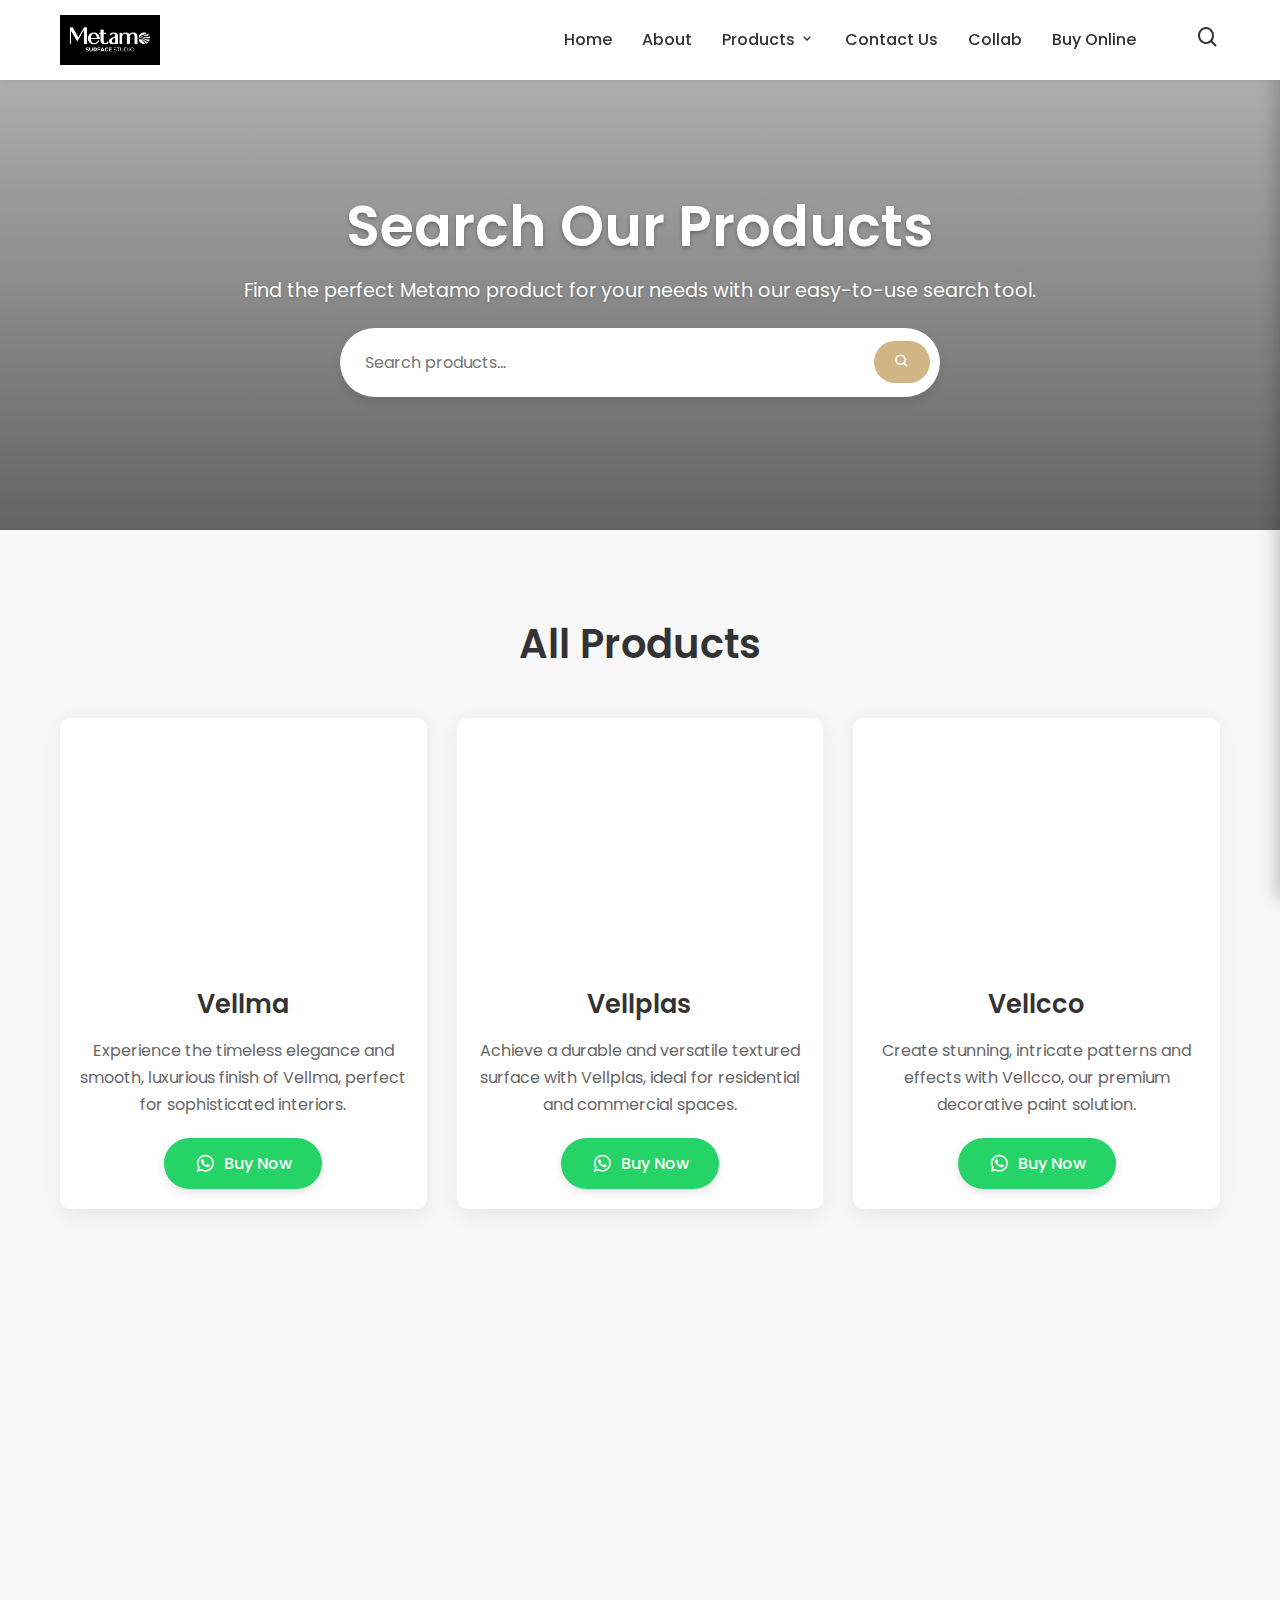
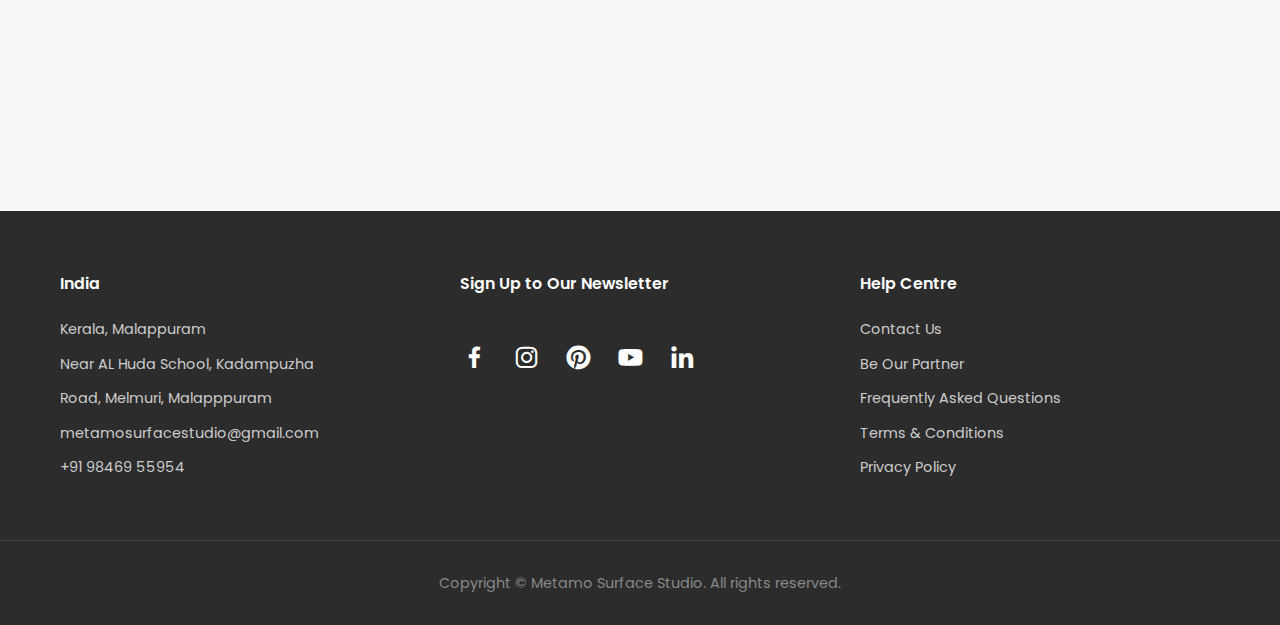
<file: search.html>
<!DOCTYPE html>
<html lang="en">
<head>
    <meta charset="UTF-8">
    <meta name="viewport" content="width=device-width, initial-scale=1.0">
    <title>Metamo Surface Studio</title>

    <!-- Favicon -->
    <link rel="icon" type="image/jpeg" href="https://macoavell.com.my/wp-content/uploads/2020/04/logo.jpg">

    <!-- Open Graph for social sharing -->
    <meta property="og:title" content="Metamo Surface Studio">
    <meta property="og:image" content="https://macoavell.com.my/wp-content/uploads/2020/04/logo.jpg">
    <meta property="og:description" content="Designing immersive surfaces for a better tomorrow.">
    <meta property="og:type" content="website">
    <meta property="og:url" content="https://macoavell.com.my">

    <!-- Fonts & Icons -->
    <link href="https://fonts.googleapis.com/css2?family=Poppins:wght@300;400;500;600;700&display=swap" rel="stylesheet">
    <link href="https://unpkg.com/boxicons@2.1.4/css/boxicons.min.css" rel="stylesheet">

    <style>
        :root {
            --primary-text-color: #333;
            --secondary-text-color: #666;
            --accent-color: #d1b585;
            --light-bg-color: #f8f8f8;
            --dark-bg-color: #2c2c2c;
            --white-color: #fff;
            --header-height: 80px;
            --transition-speed: 0.3s;
        }

        * {
            margin: 0;
            padding: 0;
            box-sizing: border-box;
        }

        html {
            scroll-behavior: smooth;
        }

        body {
            font-family: 'Poppins', sans-serif;
            line-height: 1.7;
            color: var(--primary-text-color);
            overflow-x: hidden;
            background-color: var(--light-bg-color);
        }

        .container {
            max-width: 1200px;
            margin: 0 auto;
            padding: 0 20px;
        }

        /* Preloader */
        .preloader {
            position: fixed;
            top: 0;
            left: 0;
            width: 100%;
            height: 100%;
            background: var(--white-color);
            display: flex;
            align-items: center;
            justify-content: center;
            z-index: 9999;
            transition: opacity 0.5s ease;
        }

        .preloader.hidden {
            opacity: 0;
            pointer-events: none;
        }

        .preloader-spinner {
            width: 50px;
            height: 50px;
            border: 5px solid var(--accent-color);
            border-top: 5px solid transparent;
            border-radius: 50%;
            animation: spin 1s linear infinite;
        }

        @keyframes spin {
            0% { transform: rotate(0deg); }
            100% { transform: rotate(360deg); }
        }

        /* Header */
        .header {
            width: 100%;
            position: fixed;
            top: 0;
            left: 0;
            background-color: var(--white-color);
            box-shadow: 0 2px 5px rgba(0,0,0,0.05);
            z-index: 1000;
            height: var(--header-height);
            display: flex;
            align-items: center;
            transition: background-color var(--transition-speed) ease, height var(--transition-speed) ease;
        }

        .navbar {
            display: flex;
            justify-content: space-between;
            align-items: center;
            height: 100%;
            width: 100%;
        }

        .logo img {
            height: 50px;
            vertical-align: middle;
            transition: transform 0.3s ease;
        }

        .logo img:hover {
            transform: scale(1.05);
        }

        .nav-links {
            list-style: none;
            display: flex;
            align-items: center;
        }

        .nav-links li {
            margin-left: 30px;
            position: relative;
        }

        .nav-links a {
            text-decoration: none;
            color: var(--primary-text-color);
            font-weight: 500;
            transition: color var(--transition-speed) ease, transform 0.2s ease;
        }

        .nav-links a:hover {
            color: var(--accent-color);
            transform: translateY(-2px);
        }

        .nav-links .dropdown-menu {
            display: none;
            position: absolute;
            top: 100%;
            left: 0;
            background-color: var(--white-color);
            box-shadow: 0 5px 15px rgba(0,0,0,0.1);
            list-style: none;
            min-width: 180px;
            padding: 10px 0;
            border-radius: 5px;
            opacity: 0;
            visibility: hidden;
            transform: translateY(10px);
            transition: opacity var(--transition-speed) ease, transform var(--transition-speed) ease, visibility var(--transition-speed) ease;
        }

        .nav-links li.dropdown:hover .dropdown-menu {
            display: block;
            opacity: 1;
            visibility: visible;
            transform: translateY(0);
        }

        .nav-links .dropdown-menu li {
            margin: 0;
        }

        .nav-links .dropdown-menu a {
            padding: 10px 15px;
            display: block;
            white-space: nowrap;
            font-weight: 400;
            transition: background-color 0.2s ease;
        }

        .nav-links .dropdown-menu a:hover {
            background-color: var(--light-bg-color);
        }

        .nav-links .search-icon {
            font-size: 24px;
            cursor: pointer;
            margin-left: 30px;
            color: var(--primary-text-color);
            transition: color var(--transition-speed) ease, transform 0.2s ease;
        }

        .nav-links .search-icon:hover {
            color: var(--accent-color);
            transform: scale(1.1);
        }

        .hamburger-menu {
            display: none;
            font-size: 30px;
            cursor: pointer;
            color: var(--primary-text-color);
            z-index: 1001;
            transition: color var(--transition-speed) ease;
        }

        /* Mobile Menu */
        .mobile-menu {
            position: fixed;
            top: 0;
            right: -300px;
            width: 300px;
            height: 100vh;
            background-color: var(--dark-bg-color);
            color: var(--white-color);
            z-index: 999;
            box-shadow: -5px 0 15px rgba(0,0,0,0.2);
            transition: right 0.4s ease-in-out;
            padding-top: var(--header-height);
            display: flex;
            flex-direction: column;
        }

        .mobile-menu.open {
            right: 0;
        }

        .mobile-menu-header {
            display: flex;
            justify-content: space-between;
            align-items: center;
            padding: 20px;
            border-bottom: 1px solid rgba(255,255,255,0.1);
        }

        .mobile-menu-header .close-btn {
            font-size: 30px;
            cursor: pointer;
            color: var(--white-color);
            transition: color 0.3s ease;
        }

        .mobile-menu-header .close-btn:hover {
            color: var(--accent-color);
        }

        .mobile-menu ul {
            list-style: none;
            padding: 20px 0;
            flex-grow: 1;
        }

        .mobile-menu ul li {
            border-bottom: 1px solid rgba(255,255,255,0.05);
        }

        .mobile-menu ul li a {
            display: block;
            padding: 15px 20px;
            color: var(--white-color);
            text-decoration: none;
            font-weight: 500;
            transition: background-color var(--transition-speed) ease, color var(--transition-speed) ease;
        }

        .mobile-menu ul li a:hover {
            background-color: rgba(255,255,255,0.1);
            color: var(--accent-color);
        }

        .mobile-menu ul li.dropdown-mobile .dropdown-icon {
            float: right;
            transition: transform var(--transition-speed) ease;
        }

        .mobile-menu ul li.dropdown-mobile.active .dropdown-icon {
            transform: rotate(90deg);
        }

        .mobile-menu .dropdown-mobile-menu {
            display: none;
            list-style: none;
            background-color: rgba(0,0,0,0.2);
            padding-left: 20px;
            transition: max-height 0.3s ease, opacity 0.3s ease;
            max-height: 0;
            opacity: 0;
            overflow: hidden;
        }

        .mobile-menu .dropdown-mobile-menu.active {
            display: block;
            max-height: 300px;
            opacity: 1;
        }

        .mobile-menu .dropdown-mobile-menu li a {
            padding: 10px 20px;
            font-size: 0.9em;
            color: rgba(255,255,255,0.8);
        }

        /* Search Section */
        .search-section {
            position: relative;
            width: 100%;
            height: 50vh;
            background-image: url('https://macoavell.com.my/wp-content/uploads/2020/04/wax-clear-2.png');
            background-repeat: no-repeat;
            background-position: center center;
            background-size: cover;
            display: flex;
            align-items: center;
            justify-content: center;
            text-align: center;
            color: var(--white-color);
            margin-top: var(--header-height);
            overflow: hidden;
        }

        .search-overlay {
            position: absolute;
            top: 0;
            left: 0;
            width: 100%;
            height: 100%;
            background: linear-gradient(to top, rgba(0,0,0,0.6), rgba(0,0,0,0.3));
            z-index: 0;
        }

        .search-content {
            position: relative;
            z-index: 1;
            padding: 20px;
            opacity: 0;
            transform: translateY(30px);
            transition: opacity 1.2s ease-out, transform 1.2s ease-out;
        }

        .search-content.animated {
            opacity: 1;
            transform: translateY(0);
        }

        .search-content h1 {
            font-size: 3.5em;
            margin-bottom: 15px;
            font-weight: 600;
            line-height: 1.2;
            text-shadow: 0 2px 4px rgba(0,0,0,0.3);
        }

        .search-content p {
            font-size: 1.2em;
            max-width: 800px;
            margin: 0 auto 20px;
            text-shadow: 0 1px 3px rgba(0,0,0,0.2);
        }

        .search-bar-container {
            max-width: 600px;
            margin: 20px auto;
            display: flex;
            align-items: center;
            background-color: var(--white-color);
            border-radius: 50px;
            padding: 10px;
            box-shadow: 0 4px 10px rgba(0,0,0,0.1);
            transition: box-shadow 0.3s ease;
        }

        .search-bar-container:focus-within {
            box-shadow: 0 6px 15px rgba(0,0,0,0.15);
        }

        .search-bar-container input {
            flex-grow: 1;
            border: none;
            outline: none;
            padding: 12px 15px;
            font-size: 1em;
            font-family: 'Poppins', sans-serif;
            color: var(--primary-text-color);
            border-radius: 50px 0 0 50px;
        }

        .search-bar-container input:focus {
            outline: none;
        }

        .search-bar-container button {
            background-color: var(--accent-color);
            border: none;
            padding: 12px 20px;
            border-radius: 50px;
            color: var(--white-color);
            font-weight: 500;
            cursor: pointer;
            transition: background-color var(--transition-speed) ease, transform 0.2s ease;
        }

        .search-bar-container button:hover {
            background-color: #c0a473;
            transform: translateY(-2px);
        }

        .search-bar-container button i {
            font-size: 1.2em;
        }

        /* Product Grid Section */
        .product-grid-section {
            background-color: var(--light-bg-color);
            text-align: center;
            padding: 80px 0;
        }

        .product-grid-section h2 {
            font-size: 2.5em;
            margin-bottom: 40px;
            color: var(--primary-text-color);
            font-weight: 600;
        }

        .product-grid {
            display: grid;
            grid-template-columns: repeat(auto-fit, minmax(280px, 1fr));
            gap: 30px;
            justify-content: center;
        }

        .product-card {
            background-color: var(--white-color);
            border-radius: 10px;
            box-shadow: 0 5px 20px rgba(0,0,0,0.08);
            overflow: hidden;
            text-align: center;
            padding-bottom: 20px;
            transition: transform 0.3s ease, box-shadow 0.3s ease;
            opacity: 0;
            transform: translateY(20px);
            transition: opacity 1s ease-out, transform 1s ease-out;
        }

        .product-card.animated {
            opacity: 1;
            transform: translateY(0);
        }

        .product-card:hover {
            transform: translateY(-8px);
            box-shadow: 0 10px 30px rgba(0,0,0,0.15);
        }

        .product-card img {
            width: 100%;
            height: 250px;
            object-fit: cover;
            display: block;
            margin-bottom: 15px;
            transition: transform 0.3s ease;
        }

        .product-card img:hover {
            transform: scale(1.05);
        }

        .product-card h3 {
            font-size: 1.6em;
            margin-bottom: 10px;
            color: var(--primary-text-color);
            font-weight: 600;
        }

        .product-card p {
            font-size: 1em;
            color: var(--secondary-text-color);
            margin-bottom: 20px;
            padding: 0 15px;
        }

        .product-card .btn-whatsapp {
            display: inline-flex;
            align-items: center;
            padding: 12px 30px;
            background-color: #25D366;
            color: var(--white-color);
            text-decoration: none;
            border-radius: 50px;
            transition: background-color var(--transition-speed) ease, transform 0.2s ease, box-shadow var(--transition-speed) ease;
            font-weight: 500;
            box-shadow: 0 4px 10px rgba(0,0,0,0.1);
        }

        .product-card .btn-whatsapp i.bx {
            margin-right: 8px;
            font-size: 1.4em;
        }

        .product-card .btn-whatsapp:hover {
            background-color: #1DA851;
            transform: translateY(-3px);
            box-shadow: 0 6px 15px rgba(0,0,0,0.15);
        }

        .no-results {
            font-size: 1.2em;
            color: var(--secondary-text-color);
            text-align: center;
            margin: 40px 0;
            display: none;
            opacity: 0;
            transform: translateY(10px);
            transition: opacity 0.3s ease, transform 0.3s ease;
        }

        .no-results.show {
            display: block;
            opacity: 1;
            transform: translateY(0);
        }

        /* Footer */
        .footer {
            background-color: var(--dark-bg-color);
            color: #ccc;
            padding: 60px 0 30px;
            font-size: 0.9em;
        }

        .footer-grid {
            display: grid;
            grid-template-columns: repeat(auto-fit, minmax(220px, 1fr));
            gap: 40px;
            margin-bottom: 50px;
        }

        .footer-column h4 {
            color: var(--white-color);
            margin-bottom: 20px;
            font-size: 1.1em;
            font-weight: 600;
        }

        .footer-column ul {
            list-style: none;
        }

        .footer-column ul li {
            margin-bottom: 10px;
        }

        .footer-column ul li a {
            color: #ccc;
            text-decoration: none;
            transition: color var(--transition-speed) ease, transform 0.3s ease;
        }

        .footer-column ul li a:hover {
            color: var(--accent-color);
            transform: translateX(5px);
        }

        .footer-column p {
            margin-bottom: 10px;
        }

        .footer-column i.bx {
            margin-right: 8px;
            font-size: 1.2em;
            vertical-align: middle;
        }

        .footer-social-icons {
            display: flex;
            gap: 15px;
            margin-top: 20px;
        }

        .footer-social-icons a {
            color: var(--white-color);
            font-size: 24px;
            transition: color var(--transition-speed) ease, transform 0.3s ease;
        }

        .footer-social-icons a:hover {
            color: var(--accent-color);
            transform: translateY(-3px);
        }

        .newsletter-signup {
            text-align: center;
            margin-bottom: 20px;
        }

        .newsletter-signup img {
            max-width: 150px;
            height: auto;
            display: block;
            margin: 0 auto;
            filter: grayscale(100%);
            transition: filter 0.3s ease, transform 0.3s ease;
        }

        .newsletter-signup img:hover {
            filter: grayscale(0%);
            transform: scale(1.05);
        }

        .footer-bottom {
            text-align: center;
            padding-top: 30px;
            border-top: 1px solid #444;
            color: #888;
            position: relative;
        }

        .scroll-to-top {
            position: fixed;
            right: 20px;
            bottom: 20px;
            color: var(--white-color);
            background-color: rgba(0,0,0,0.6);
            padding: 10px;
            border-radius: 50%;
            font-size: 24px;
            cursor: pointer;
            display: none;
            z-index: 998;
            transition: background-color 0.3s ease, transform 0.3s ease;
        }

        .scroll-to-top:hover {
            background-color: var(--accent-color);
            transform: translateY(-5px);
        }

        /* Responsive Design */
        @media (max-width: 992px) {
            .search-content h1 { font-size: 2.8em; }
            .search-content p { font-size: 1em; }
            .product-grid-section h2 { font-size: 2em; }
            .product-grid { grid-template-columns: repeat(auto-fit, minmax(220px, 1fr)); gap: 25px; }
            .product-card h3 { font-size: 1.4em; }
            .product-card p { font-size: 0.95em; }
            .product-card img { height: 200px; }
            .product-card .btn-whatsapp { padding: 10px 25px; font-size: 0.9em; }
            .footer-grid { grid-template-columns: repeat(auto-fit, minmax(180px, 1fr)); gap: 30px; }
        }

        @media (max-width: 768px) {
            .navbar .nav-links { display: none; }
            .hamburger-menu { display: block; }
            .header { height: 60px; }
            .logo img { height: 40px; }
            .search-section { height: 40vh; margin-top: 60px; }
            .search-content h1 { font-size: 2em; }
            .search-content p { font-size: 0.95em; }
            .search-bar-container { max-width: 90%; padding: 8px; }
            .search-bar-container input { padding: 10px 12px; font-size: 0.95em; }
            .search-bar-container button { padding: 10px 18px; }
            .product-grid-section { padding: 50px 0; }
            .product-grid-section h2 { font-size: 1.8em; }
            .product-grid { grid-template-columns: 1fr; }
            .product-card { max-width: 350px; margin: 0 auto; }
            .product-card img { height: 220px; }
            .product-card h3 { font-size: 1.3em; }
            .product-card p { font-size: 0.9em; }
            .product-card .btn-whatsapp { font-size: 0.85em; padding: 10px 20px; }
            .footer-grid { grid-template-columns: 1fr; gap: 25px; text-align: center; }
            .footer-social-icons { justify-content: center; }
        }

        @media (max-width: 480px) {
            .search-content h1 { font-size: 1.8em; }
            .search-content p { font-size: 0.9em; }
            .search-bar-container input { font-size: 0.9em; }
            .search-bar-container button { padding: 8px 15px; }
            .product-grid-section h2 { font-size: 1.6em; }
            .product-card { max-width: 90%; }
            .product-card img { height: 180px; }
            .product-card h3 { font-size: 1.2em; }
            .product-card p { font-size: 0.85em; }
            .product-card .btn-whatsapp { font-size: 0.8em; padding: 8px 18px; }
        }
    </style>
</head>
<body>
    <div class="preloader" id="preloader">
        <div class="preloader-spinner"></div>
    </div>

    <header class="header" role="banner">
        <div class="container navbar">
            <div class="logo">
                <a href="index.html" aria-label="Metamo Surface Studio Home"><img src="logo.jpg" alt="Metamo Surface Studio Logo" loading="lazy"></a>
            </div>
            <nav aria-label="Main navigation">
                <ul class="nav-links">
                    <li><a href="index.html">Home</a></li>
                    <li><a href="about.html">About</a></li>
                    <li class="dropdown">
                        <a href="#" aria-haspopup="true">Products <i class='bx bx-chevron-down'></i></a>
                        <ul class="dropdown-menu" role="menu">
                            <li><a href="purchase-metamo-online.html">Vellma</a></li>
                            <li><a href="purchase-metamo-online.html">Vellplas</a></li>
                            <li><a href="purchase-metamo-online.html">Vellcco</a></li>
                            <li><a href="purchase-metamo-online.html">Vellwax</a></li>
                            <li><a href="purchase-metamo-online.html">Vellwax Metallic</a></li>
                        </ul>
                    </li>
                    <li><a href="contact.html">Contact Us</a></li>
                    <li><a href="collab.html">Collab</a></li>
                    <li><a href="purchase-metamo-online.html">Buy Online</a></li>
                    <li><a href="search.html" class="search-icon" aria-label="Search"><i class='bx bx-search'></i></a></li>
                </ul>
            </nav>
            <div class="hamburger-menu" aria-label="Open mobile menu" role="button">
                <i class='bx bx-menu'></i>
            </div>
        </div>
    </header>

    <div class="mobile-menu" id="mobileMenu" role="dialog" aria-label="Mobile navigation">
        <div class="mobile-menu-header">
            <div class="logo">
                <a href="index.html" aria-label="Metamo Surface Studio Home"><img src="https://macoavell.com.my/wp-content/uploads/2020/04/logo.jpg" alt="Metamo Surface Studio Logo" loading="lazy" onerror="this.src='https://via.placeholder.com/150?text=Logo+Not+Found'"></a>
            </div>
            <i class='bx bx-x close-btn' aria-label="Close mobile menu"></i>
        </div>
        <ul>
            <li><a href="index.html">Home</a></li>
            <li><a href="about.html">About</a></li>
            <li class="dropdown-mobile">
                <a href="#" aria-haspopup="true">Products <i class='bx bx-chevron-right dropdown-icon'></i></a>
                <ul class="dropdown-mobile-menu" role="menu">
                    <li><a href="#">Vellma</a></li>
                    <li><a href="#">Vellplas</a></li>
                    <li><a href="#">Vellcco</a></li>
                    <li><a href="#">Vellwax</a></li>
                    <li><a href="#">Vellwax Metallic</a></li>
                </ul>
            </li>
            <li><a href="contact.html">Contact Us</a></li>
            <li><a href="collab.html">Collab</a></li>
            <li><a href="purchase-metamo-online.html">Buy Online</a></li>
            <li><a href="search.html"><i class='bx bx-search'></i> Search</a></li>
        </ul>
    </div>

    <section class="search-section" aria-label="Product search section">
        <div class="search-overlay"></div>
        <div class="search-content">
            <h1>Search Our Products</h1>
            <p>Find the perfect Metamo product for your needs with our easy-to-use search tool.</p>
            <div class="search-bar-container">
                <input type="text" id="productSearch" placeholder="Search products..." aria-label="Search products" autocomplete="off">
                <button aria-label="Search"><i class='bx bx-search'></i></button>
            </div>
        </div>
    </section>

    <section class="product-grid-section" aria-label="Product catalog section">
        <div class="container">
            <h2>All Products</h2>
            <p class="no-results">No products found matching your search.</p>
            <div class="product-grid">
                <div class="product-card">
                    <img src="https://macoavell.com.my/wp-content/uploads/2020/04/MA04-earth.jpg" alt="Vellma Product" loading="lazy" onerror="this.src='https://via.placeholder.com/600x400?text=Vellma+Image+Not+Found'">
                    <h3>Vellma</h3>
                    <p>Experience the timeless elegance and smooth, luxurious finish of Vellma, perfect for sophisticated interiors.</p>
                    <a href="#" class="btn-whatsapp" data-product-name="Vellma" aria-label="Purchase Vellma via WhatsApp"><i class='bx bxl-whatsapp'></i> Buy Now</a>
                </div>
                <div class="product-card">
                    <img src="https://www.dufferintile.com/cdn/shop/files/breccia-crema.jpg?v=1722544483&width=990" alt="Vellplas Product" loading="lazy" onerror="this.src='https://via.placeholder.com/600x400?text=Vellplas+Image+Not+Found'">
                    <h3>Vellplas</h3>
                    <p>Achieve a durable and versatile textured surface with Vellplas, ideal for residential and commercial spaces.</p>
                    <a href="#" class="btn-whatsapp" data-product-name="Vellplas" aria-label="Purchase Vellplas via WhatsApp"><i class='bx bxl-whatsapp'></i> Buy Now</a>
                </div>
                <div class="product-card">
                    <img src="https://macoavell.com.my/wp-content/uploads/2020/04/MA03-dim-grey-600x600.jpg" alt="Vellcco Product" loading="lazy" onerror="this.src='https://via.placeholder.com/600x400?text=Vellcco+Image+Not+Found'">
                    <h3>Vellcco</h3>
                    <p>Create stunning, intricate patterns and effects with Vellcco, our premium decorative paint solution.</p>
                    <a href="#" class="btn-whatsapp" data-product-name="Vellcco" aria-label="Purchase Vellcco via WhatsApp"><i class='bx bxl-whatsapp'></i> Buy Now</a>
                </div>
                <div class="product-card">
                    <img src="https://macoavell.com.my/wp-content/uploads/2020/04/MA10-emerald-600x600.jpg" alt="Vellwax Product" loading="lazy" onerror="this.src='https://via.placeholder.com/600x400?text=Vellwax+Image+Not+Found'">
                    <h3>Vellwax</h3>
                    <p>Protect and enhance your textured surfaces with Vellwax, offering a subtle sheen and added durability.</p>
                    <a href="#" class="btn-whatsapp" data-product-name="Vellwax" aria-label="Purchase Vellwax via WhatsApp"><i class='bx bxl-whatsapp'></i> Buy Now</a>
                </div>
                <div class="product-card">
                    <img src="https://macoavell.com.my/wp-content/uploads/2020/04/MA16-sage-green-600x600.jpg" alt="Vellwax Metallic Product" loading="lazy" onerror="this.src='https://via.placeholder.com/600x400?text=Vellwax+Metallic+Image+Not+Found'">
                    <h3>Vellwax Metallic</h3>
                    <p>Add a touch of modern glamour with Vellwax Metallic, providing a shimmering, metallic finish to your surfaces.</p>
                    <a href="#" class="btn-whatsapp" data-product-name="Vellwax Metallic" aria-label="Purchase Vellwax Metallic via WhatsApp"><i class='bx bxl-whatsapp'></i> Buy Now</a>
                </div>
            </div>
        </div>
    </section>

    <footer class="footer" role="contentinfo">
        <div class="container footer-grid">
            <div class="footer-column">
                <h4>India</h4>
                <p>Kerala, Malappuram</p>
                <p>Near AL Huda School, Kadampuzha</p>
                <p>Road, Melmuri, Malapppuram</p>
                <p>metamosurfacestudio@gmail.com</p>
                <p>+91 98469 55954</p>
            </div>
            <div class="footer-column">
                <h4>Sign Up to Our Newsletter</h4>
                <div class="newsletter-signup">
                    <a href="https://wa.me/+918291093932?text=Hi%20there%21%20I%27d%20love%20to%20add%20you%20to%20our%20exclusive%20newsletter%20broadcast.%20Stay%20updated%20with%20our%20latest%20news%2C%20special%20offers%2C%20and%20valuable%20content.%20Just%20click%20send%20to%20confirm%20your%20subscription%21" aria-label="Sign up for newsletter"><img src="https://macoavell.com.my/wp-content/uploads/2025/07/signup-b.jpg" alt="Sign Up for Newsletter" loading="lazy" onerror="this.src='https://via.placeholder.com/150?text=Newsletter+Image+Not+Found'"></a>
                </div>
                <div class="footer-social-icons">
                    <a href="https://www.facebook.com/metamosurface" aria-label="Facebook"><i class='bx bxl-facebook'></i></a>
                    <a href="https://www.instagram.com/metamosurface" aria-label="Instagram"><i class='bx bxl-instagram'></i></a>
                    <a href="#" aria-label="Pinterest"><i class='bx bxl-pinterest'></i></a>
                    <a href="https://www.youtube.com/metamosurface" aria-label="YouTube"><i class='bx bxl-youtube'></i></a>
                    <a href="#" aria-label="LinkedIn"><i class='bx bxl-linkedin'></i></a>
                </div>
            </div>
            <div class="footer-column">
                <h4>Help Centre</h4>
                <ul>
                    <li><a href="contact.html">Contact Us</a></li>
                    <li><a href="collab.html">Be Our Partner</a></li>
                    <li><a href="faq.html">Frequently Asked Questions</a></li>
                    <li><a href="terms.html">Terms & Conditions</a></li>
                    <li><a href="privacy.html">Privacy Policy</a></li>
                </ul>
            </div>
        </div>
        <div class="footer-bottom">
            <p>Copyright © Metamo Surface Studio. All rights reserved.</p>
            <a href="#" class="scroll-to-top" aria-label="Scroll to top"><i class='bx bx-chevron-up'></i></a>
        </div>
    </footer>

    <script>
        document.addEventListener('DOMContentLoaded', () => {
            // Preloader
            const preloader = document.getElementById('preloader');
            window.addEventListener('load', () => {
                setTimeout(() => {
                    preloader.classList.add('hidden');
                }, 500);
            });

            // Debounce Utility
            function debounce(func, wait) {
                let timeout;
                return function executedFunction(...args) {
                    const later = () => {
                        clearTimeout(timeout);
                        func(...args);
                    };
                    clearTimeout(timeout);
                    timeout = setTimeout(later, wait);
                };
            }

            // Mobile Menu Toggle
            const hamburger = document.querySelector('.hamburger-menu');
            const mobileMenu = document.getElementById('mobileMenu');
            const closeBtn = document.querySelector('.mobile-menu .close-btn');
            const mobileDropdowns = document.querySelectorAll('.mobile-menu .dropdown-mobile');

            function toggleMobileMenu() {
                const isOpen = mobileMenu.classList.toggle('open');
                hamburger.setAttribute('aria-expanded', isOpen);
                document.body.style.overflow = isOpen ? 'hidden' : '';
            }

            hamburger.addEventListener('click', toggleMobileMenu);
            closeBtn.addEventListener('click', toggleMobileMenu);

            mobileMenu.querySelectorAll('a:not(.dropdown-mobile > a)').forEach(link => {
                link.addEventListener('click', toggleMobileMenu);
            });

            mobileDropdowns.forEach(dropdown => {
                const dropdownLink = dropdown.querySelector('a');
                const dropdownMenu = dropdown.querySelector('.dropdown-mobile-menu');
                dropdownLink.addEventListener('click', (e) => {
                    if (window.innerWidth <= 768) {
                        e.preventDefault();
                        dropdown.classList.toggle('active');
                        dropdownMenu.classList.toggle('active');
                    }
                });
            });

            // Scroll to Top
            const scrollToTopBtn = document.querySelector('.scroll-to-top');
            const handleScroll = debounce(() => {
                scrollToTopBtn.style.display = window.scrollY > 300 ? 'flex' : 'none';
            }, 100);

            window.addEventListener('scroll', handleScroll);

            scrollToTopBtn.addEventListener('click', () => {
                window.scrollTo({
                    top: 0,
                    behavior: 'smooth'
                });
            });

            // Header Scroll Effects
            const header = document.querySelector('.header');
            const updateHeader = debounce(() => {
                if (window.scrollY > 0) {
                    header.style.height = '60px';
                    header.style.boxShadow = '0 5px 15px rgba(0,0,0,0.1)';
                } else {
                    header.style.height = 'var(--header-height)';
                    header.style.boxShadow = '0 2px 5px rgba(0,0,0,0.05)';
                }
            }, 100);

            window.addEventListener('scroll', updateHeader);

            // Image Preloading and Fallback
            const imageElements = document.querySelectorAll('.search-section, .product-card img, .logo img, .newsletter-signup img');
            const fallbackImage = 'https://via.placeholder.com/600x400?text=Image+Not+Found';

            function preloadImages(imageUrls) {
                imageUrls.forEach(url => {
                    const img = new Image();
                    img.src = url;
                    img.loading = 'lazy';
                    img.onerror = () => {
                        console.warn(`Failed to load image: ${url}, using fallback.`);
                        imageElements.forEach(el => {
                            if (el.tagName === 'IMG' && el.src === url) {
                                el.src = el.getAttribute('onerror').match(/'([^']+)'/)[1];
                            } else if (getComputedStyle(el).backgroundImage.includes(url)) {
                                el.style.backgroundImage = `url('${fallbackImage}')`;
                            }
                        });
                    };
                });
            }

            const imageUrls = [
                'https://macoavell.com.my/wp-content/uploads/2020/04/wax-clear-2.png',
                'https://macoavell.com.my/wp-content/uploads/2020/04/MA04-earth.jpg',
                'https://macoavell.com.my/wp-content/uploads/2020/04/MA05-cream.jpg',
                'https://macoavell.com.my/wp-content/uploads/2020/04/MA03-dim-grey-600x600.jpg',
                'https://macoavell.com.my/wp-content/uploads/2020/04/MA10-emerald-600x600.jpg',
                'https://macoavell.com.my/wp-content/uploads/2020/04/MA16-sage-green-600x600.jpg',
                'https://macoavell.com.my/wp-content/uploads/2020/04/logo.jpg',
                'https://macoavell.com.my/wp-content/uploads/2025/07/signup-b.jpg',
                fallbackImage
            ];
            preloadImages(imageUrls);

            // Scroll-based Animations
            const animateElements = document.querySelectorAll('section, .search-content, .product-card');
            const observerOptions = {
                root: null,
                rootMargin: '0px',
                threshold: 0.1
            };

            const observer = new IntersectionObserver((entries, observer) => {
                entries.forEach((entry, index) => {
                    if (entry.isIntersecting) {
                        entry.target.classList.add('animated');
                        entry.target.style.transitionDelay = `${index * 0.2}s`;
                        observer.unobserve(entry.target);
                    }
                });
            }, observerOptions);

            animateElements.forEach(el => {
                observer.observe(el);
            });

            const searchSection = document.querySelector('.search-section');
            if (searchSection && searchSection.getBoundingClientRect().top < window.innerHeight) {
                document.querySelector('.search-content').classList.add('animated');
            }

            // WhatsApp Integration
            const phoneNumber = '+918291093932';
            const whatsappButtons = document.querySelectorAll('.btn-whatsapp');
            whatsappButtons.forEach(button => {
                button.addEventListener('click', (e) => {
                    e.preventDefault();
                    const productName = button.dataset.productName;
                    const message = encodeURIComponent(`Hi, I'm interested in purchasing your product: ${productName}. Please provide more details and pricing.`);
                    const whatsappUrl = `https://wa.me/${phoneNumber}?text=${message}`;
                    window.open(whatsappUrl, '_blank', 'noopener,noreferrer');
                });
            });

            // Product Search Functionality
            const searchInput = document.querySelector('#productSearch');
            const productGrid = document.querySelector('.product-grid');
            const noResultsMessage = document.querySelector('.no-results');

            function sanitizeInput(input) {
                const div = document.createElement('div');
                div.textContent = input;
                return div.innerHTML;
            }

            const searchProducts = debounce(() => {
                const searchTerm = sanitizeInput(searchInput.value.trim()).toLowerCase();
                let visibleProducts = 0;

                document.querySelectorAll('.product-card').forEach(card => {
                    const productName = card.querySelector('h3').textContent.toLowerCase();
                    const productDescription = card.querySelector('p').textContent.toLowerCase();

                    if (!searchTerm || productName.includes(searchTerm) || productDescription.includes(searchTerm)) {
                        card.style.display = 'block';
                        visibleProducts++;
                    } else {
                        card.style.display = 'none';
                    }
                });

                noResultsMessage.classList.toggle('show', visibleProducts === 0);
            }, 300);

            searchInput.addEventListener('input', searchProducts);

            // Touch Swipe Support for Product Grid
            const productGridSection = document.querySelector('.product-grid-section');
            let touchStartX = 0;
            let touchEndX = 0;

            productGridSection.addEventListener('touchstart', (e) => {
                touchStartX = e.changedTouches[0].screenX;
            });

            productGridSection.addEventListener('touchend', (e) => {
                touchEndX = e.changedTouches[0].screenX;
                if (touchStartX - touchEndX > 50) {
                    productGridSection.classList.add('swipe-left');
                    setTimeout(() => productGridSection.classList.remove('swipe-left'), 300);
                } else if (touchEndX - touchStartX > 50) {
                    productGridSection.classList.add('swipe-right');
                    setTimeout(() => productGridSection.classList.remove('swipe-right'), 300);
                }
            });

            // Cleanup
            window.addEventListener('unload', () => {
                window.removeEventListener('scroll', handleScroll);
                window.removeEventListener('scroll', updateHeader);
            });
        });
    </script>
</body>
</html>
</file>
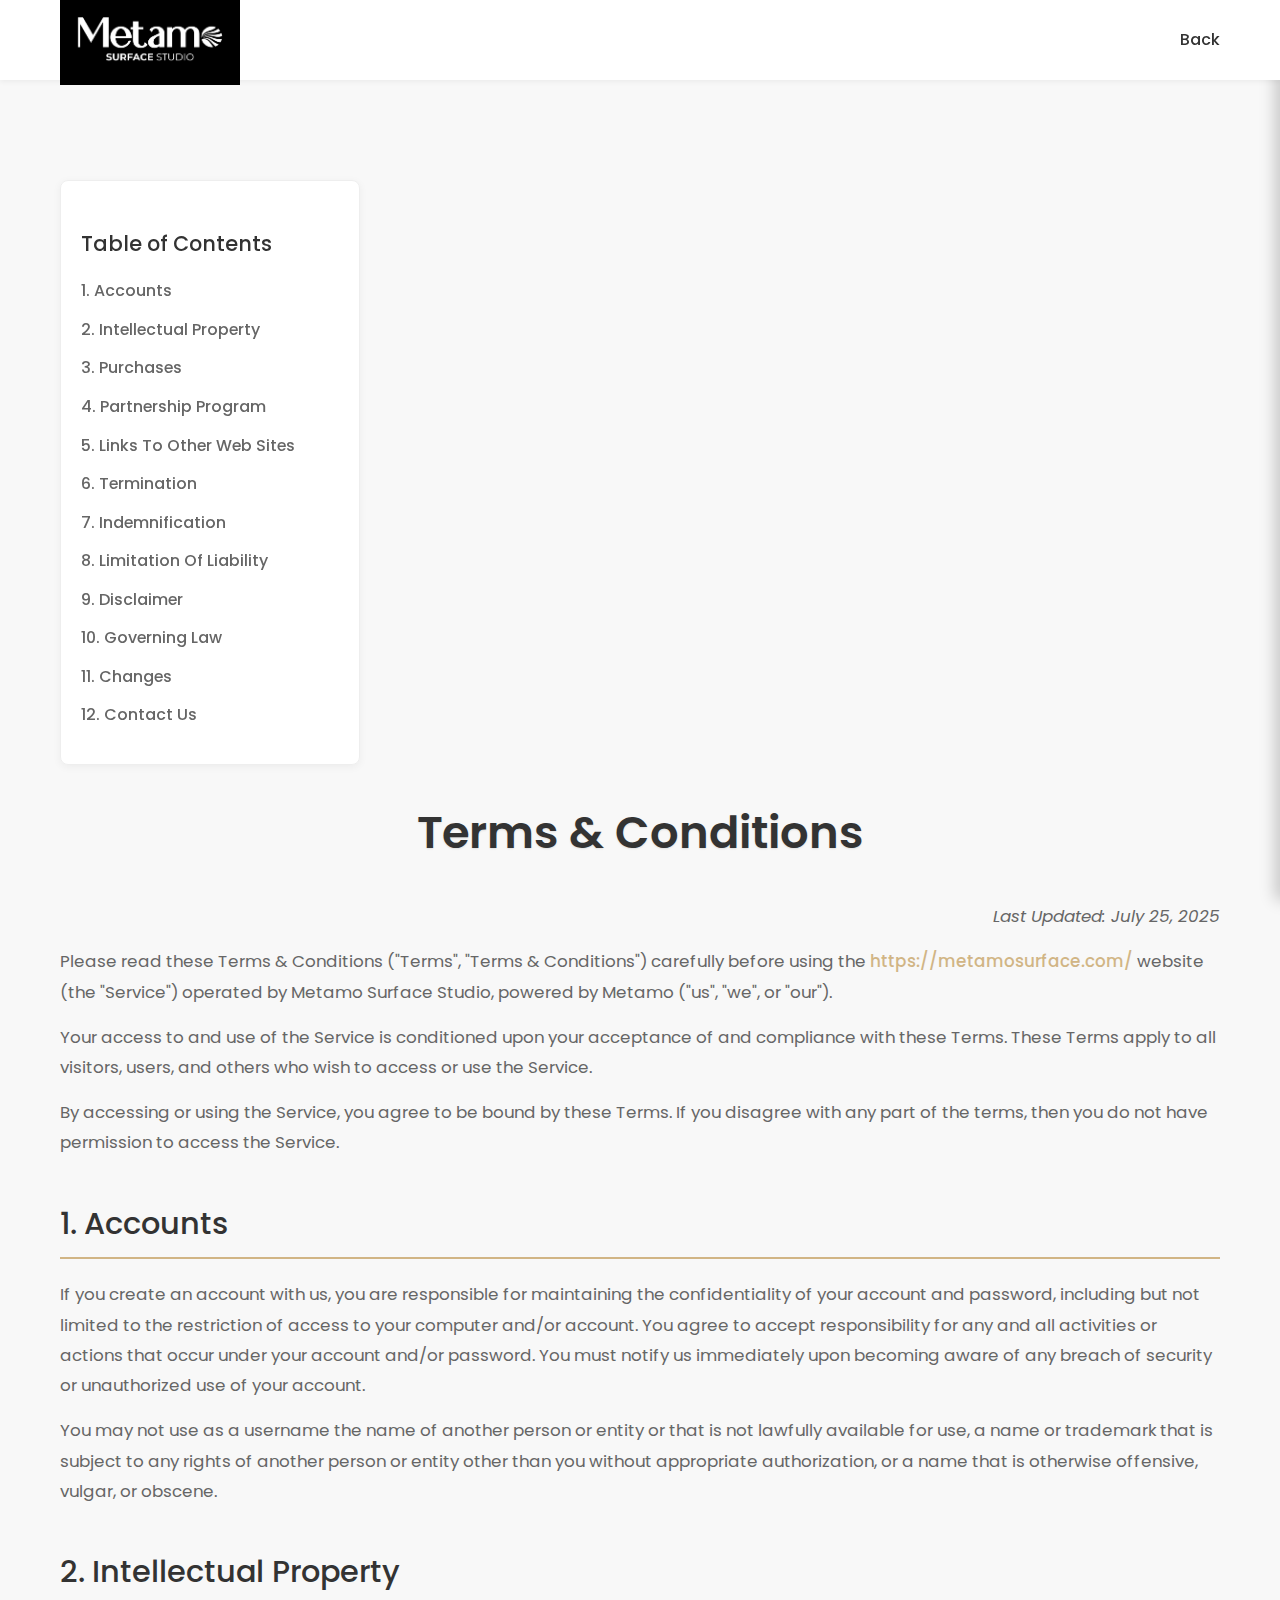
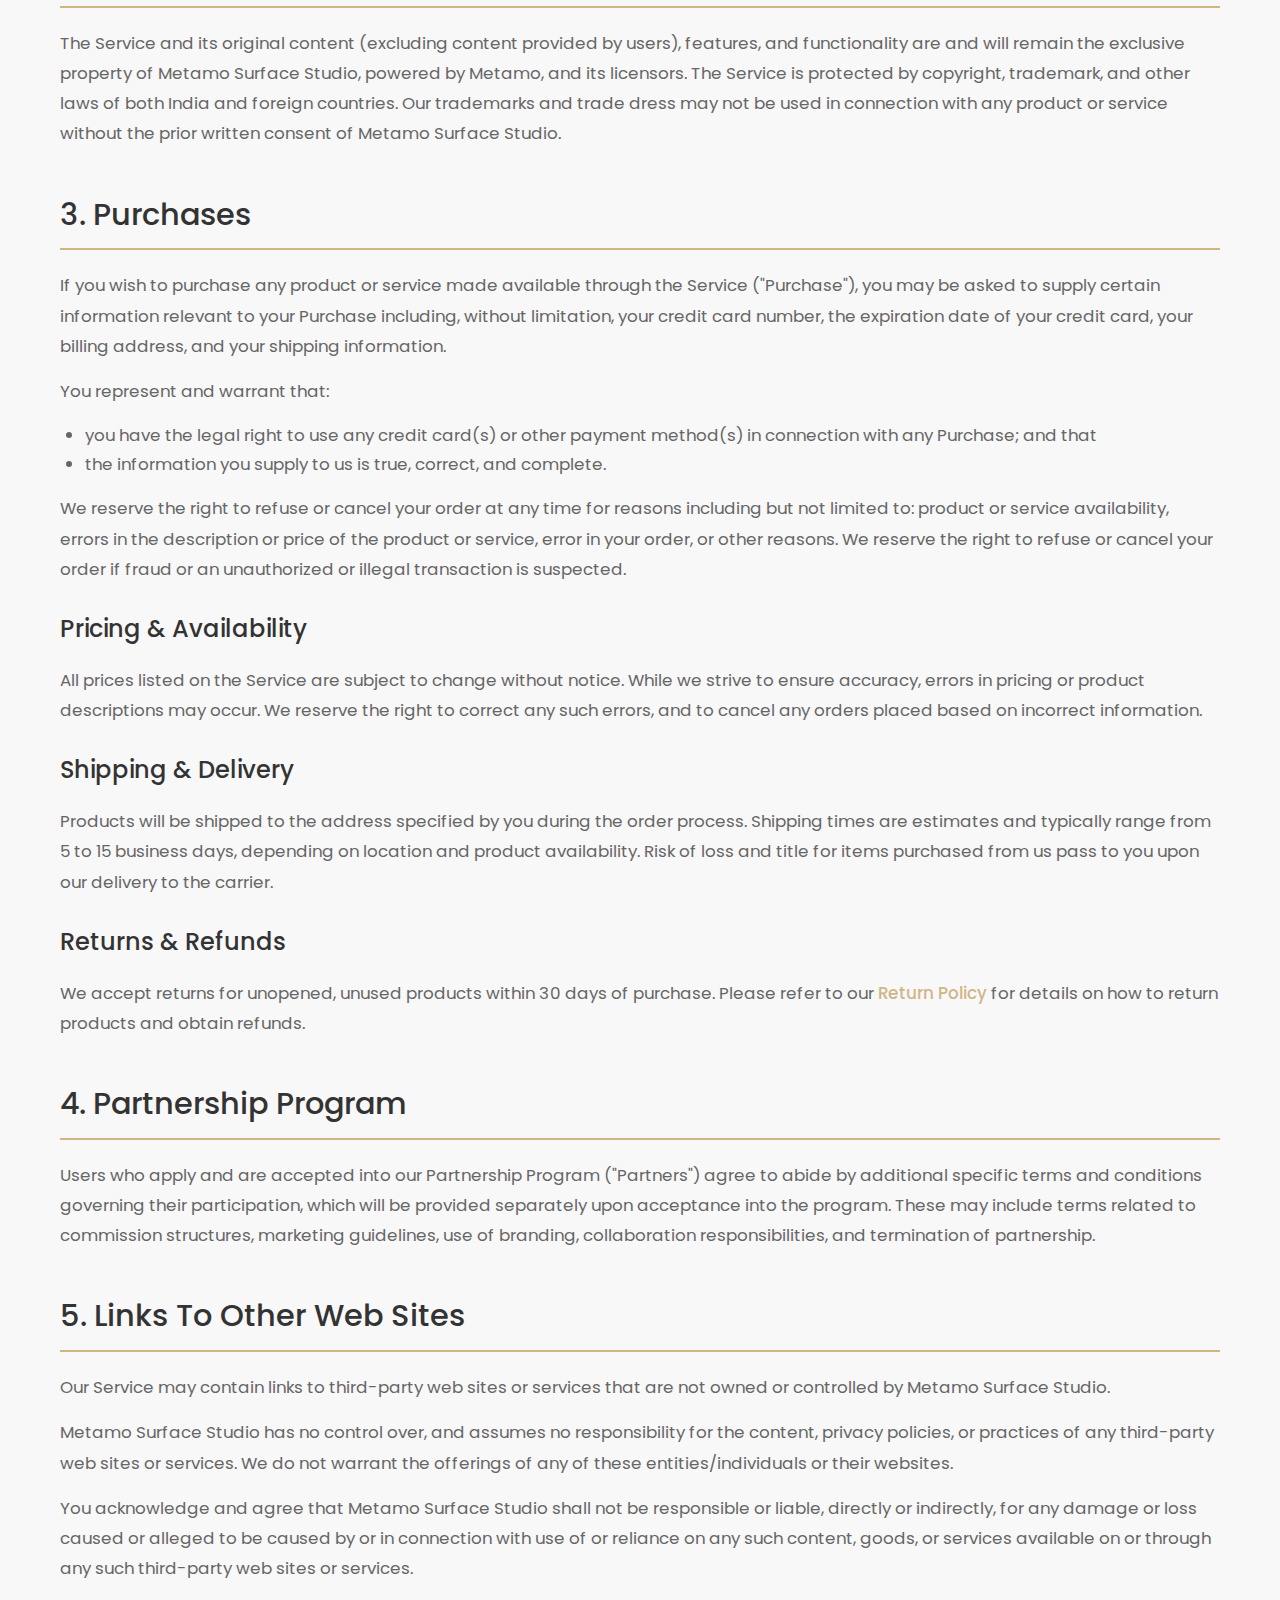
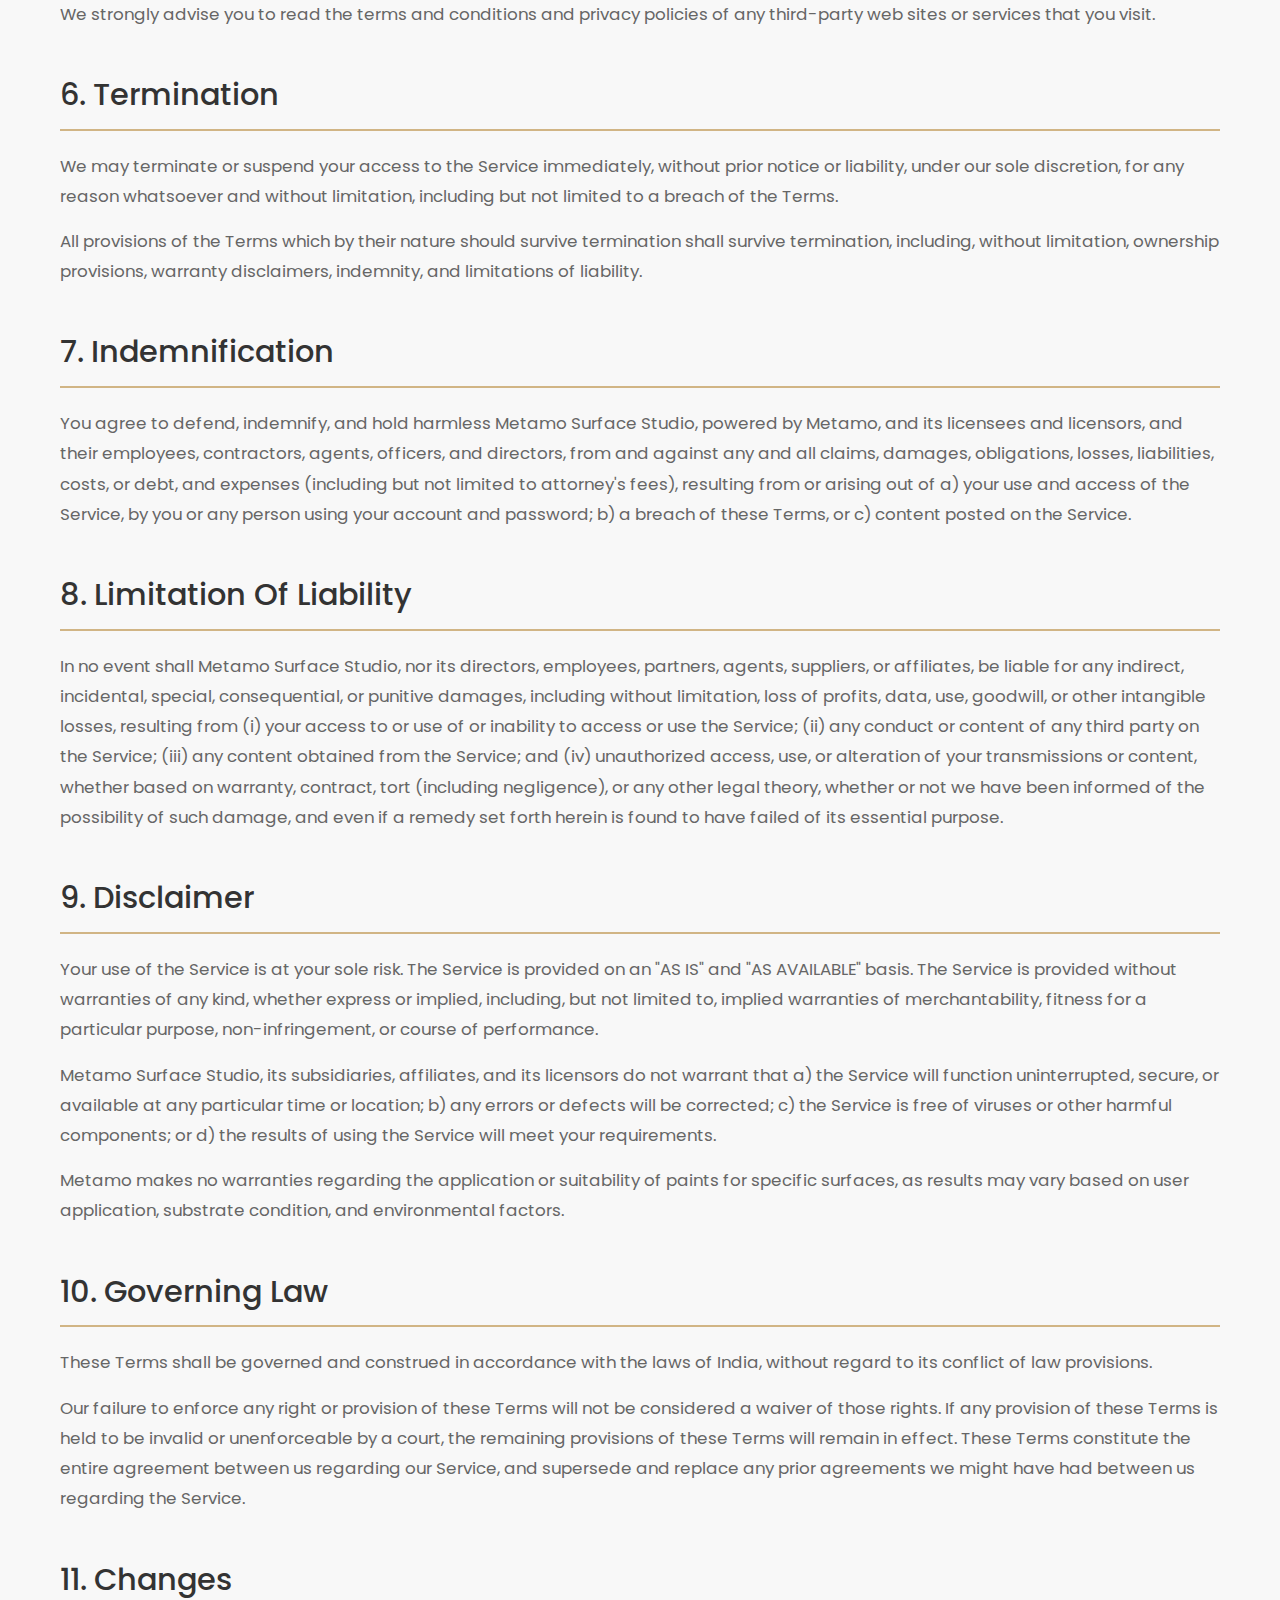
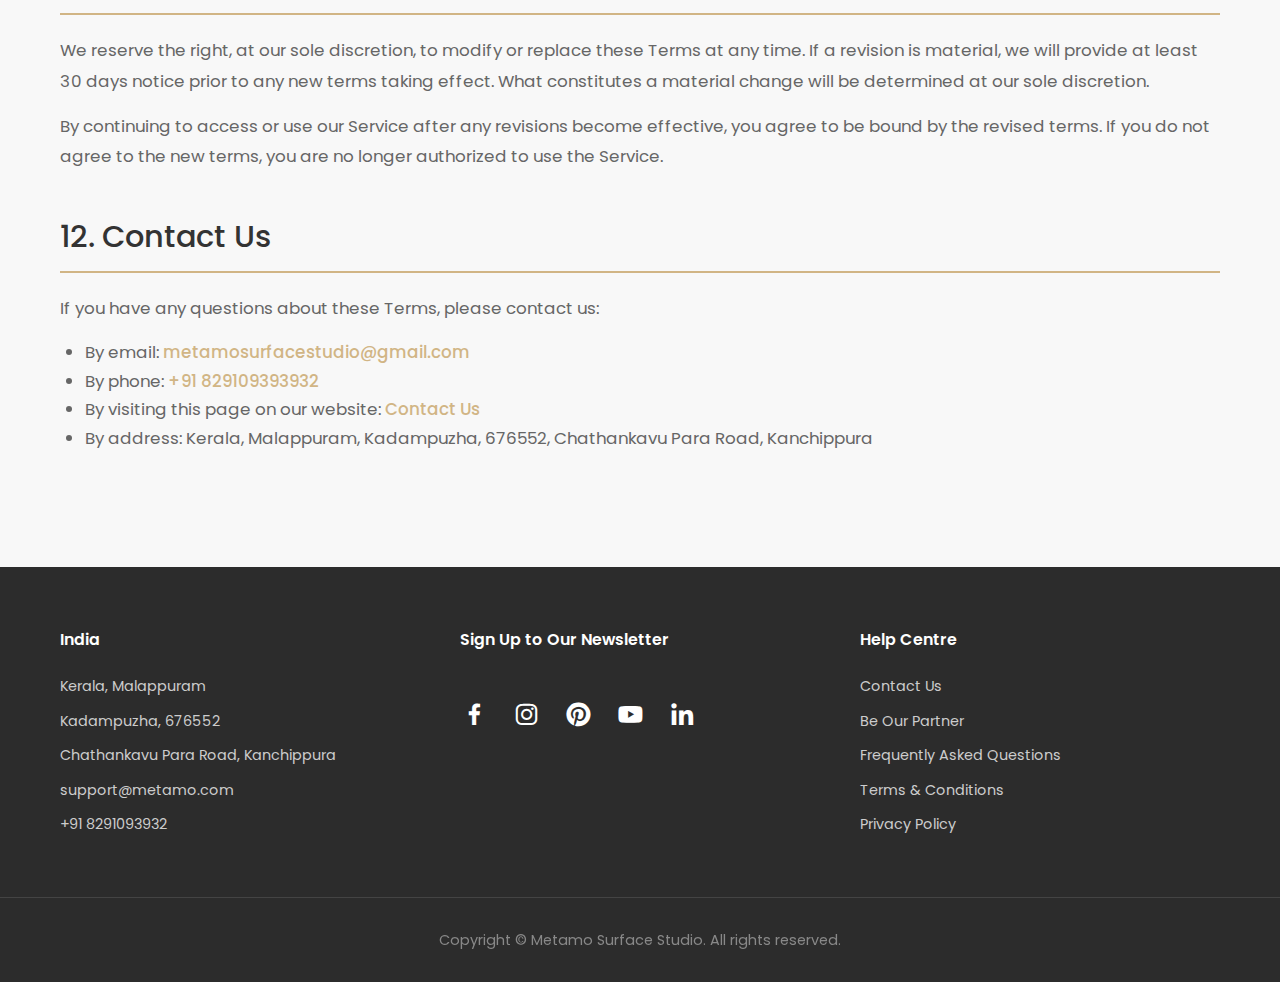
<file: terms.html>
<!DOCTYPE html>
<html lang="en">
<head>
    <meta charset="UTF-8">
    <meta name="viewport" content="width=device-width, initial-scale=1.0">
    <title>Metamo Surface Studio - Terms & Conditions</title>

    <!-- Favicon -->
    <link rel="icon" type="image/jpeg" href="logo.jpg">

    <!-- Open Graph for social sharing -->
    <meta property="og:title" content="Metamo Surface Studio - Terms & Conditions">
    <meta property="og:image" content="logo.jpg">
    <meta property="og:description" content="Read the Terms & Conditions for using Metamo Surface Studio's services and website.">
    <meta property="og:type" content="website">
    <meta property="og:url" content="https://metamo.com/terms.html">

    <!-- Fonts & Icons -->
    <link href="https://fonts.googleapis.com/css2?family=Poppins:wght@300;400;500;600;700&display=swap" rel="stylesheet">
    <link href="https://unpkg.com/boxicons@2.1.4/css/boxicons.min.css" rel="stylesheet">

    <style>
        :root {
            --primary-text-color: #333;
            --secondary-text-color: #666;
            --accent-color: #d1b585;
            --light-bg-color: #f8f8f8;
            --dark-bg-color: #2c2c2c;
            --white-color: #fff;
            --header-height: 80px;
            --transition-speed: 0.3s;
        }

        * {
            margin: 0;
            padding: 0;
            box-sizing: border-box;
        }

        html {
            scroll-behavior: smooth;
        }

        body {
            font-family: 'Poppins', sans-serif;
            line-height: 1.7;
            color: var(--primary-text-color);
            background-color: var(--light-bg-color);
            overflow-x: hidden;
        }

        .container {
            max-width: 1200px;
            margin: 0 auto;
            padding: 0 20px;
        }

        /* Preloader */
        .preloader {
            position: fixed;
            top: 0;
            left: 0;
            width: 100%;
            height: 100%;
            background: var(--white-color);
            display: flex;
            align-items: center;
            justify-content: center;
            z-index: 9999;
            transition: opacity 0.5s ease;
        }

        .preloader.hidden {
            opacity: 0;
            pointer-events: none;
        }

        .preloader-spinner {
            width: 50px;
            height: 50px;
            border: 5px solid var(--accent-color);
            border-top: 5px solid transparent;
            border-radius: 50%;
            animation: spin 1s linear infinite;
        }

        @keyframes spin {
            0% { transform: rotate(0deg); }
            100% { transform: rotate(360deg); }
        }

        /* Header */
        .header {
            width: 100%;
            position: fixed;
            top: 0;
            left: 0;
            background-color: var(--white-color);
            box-shadow: 0 2px 5px rgba(0,0,0,0.05);
            z-index: 1000;
            height: var(--header-height);
            display: flex;
            align-items: center;
            transition: background-color var(--transition-speed) ease, height var(--transition-speed) ease;
        }

        .navbar {
            display: flex;
            justify-content: space-between;
            align-items: center;
            height: 100%;
            width: 100%;
        }

        .logo img {
            height: 90px;
            vertical-align: middle;
            transition: transform 0.3s ease;
        }

        .logo img:hover {
            transform: scale(1.05);
        }

        .nav-links {
            list-style: none;
            display: flex;
            align-items: center;
        }

        .nav-links li {
            margin-left: 30px;
        }

        .nav-links a {
            text-decoration: none;
            color: var(--primary-text-color);
            font-weight: 500;
            transition: color var(--transition-speed) ease, transform 0.2s ease;
        }

        .nav-links a:hover {
            color: var(--accent-color);
            transform: translateY(-2px);
        }

        .hamburger-menu {
            display: none;
            font-size: 30px;
            cursor: pointer;
            color: var(--primary-text-color);
            z-index: 1001;
            transition: color var(--transition-speed) ease;
        }

        .hamburger-menu:hover {
            color: var(--accent-color);
        }

        /* Mobile Menu */
        .mobile-menu {
            position: fixed;
            top: 0;
            right: -300px;
            width: 300px;
            height: 100vh;
            background-color: var(--dark-bg-color);
            color: var(--white-color);
            z-index: 999;
            box-shadow: -5px 0 15px rgba(0,0,0,0.2);
            transition: right 0.4s ease-in-out;
            padding-top: var(--header-height);
            display: flex;
            flex-direction: column;
        }

        .mobile-menu.open {
            right: 0;
        }

        .mobile-menu-header {
            display: flex;
            justify-content: space-between;
            align-items: center;
            padding: 20px;
            border-bottom: 1px solid rgba(255,255,255,0.1);
        }

        .mobile-menu-header .close-btn {
            font-size: 30px;
            cursor: pointer;
            color: var(--white-color);
            transition: color 0.3s ease;
        }

        .mobile-menu-header .close-btn:hover {
            color: var(--accent-color);
        }

        .mobile-menu ul {
            list-style: none;
            padding: 20px 0;
            flex-grow: 1;
        }

        .mobile-menu ul li {
            border-bottom: 1px solid rgba(255,255,255,0.05);
        }

        .mobile-menu ul li a {
            display: block;
            padding: 15px 20px;
            color: var(--white-color);
            text-decoration: none;
            font-weight: 500;
            transition: background-color var(--transition-speed) ease, color var(--transition-speed) ease;
        }

        .mobile-menu ul li a:hover {
            background-color: rgba(255,255,255,0.1);
            color: var(--accent-color);
        }

        /* Terms & Conditions Section */
        section.terms-section {
            padding: 100px 0;
            margin-top: var(--header-height);
            opacity: 0;
            transform: translateY(30px);
            transition: opacity 1.2s ease-out, transform 1.2s ease-out;
        }

        section.terms-section.animated {
            opacity: 1;
            transform: translateY(0);
        }

        .terms-section h1 {
            text-align: center;
            font-size: 2.8em;
            margin-bottom: 30px;
            color: var(--primary-text-color);
            font-weight: 600;
            text-shadow: 0 1px 2px rgba(0,0,0,0.1);
        }

        .terms-section h2 {
            font-size: 1.9em;
            margin-top: 40px;
            margin-bottom: 20px;
            color: var(--primary-text-color);
            font-weight: 500;
            border-bottom: 2px solid var(--accent-color);
            padding-bottom: 8px;
        }

        .terms-section h3 {
            font-size: 1.5em;
            margin-top: 25px;
            margin-bottom: 15px;
            color: var(--primary-text-color);
            font-weight: 500;
        }

        .terms-section p {
            font-size: 1.05em;
            color: var(--secondary-text-color);
            margin-bottom: 15px;
            line-height: 1.8;
        }

        .terms-section ul, .terms-section ol {
            list-style-position: outside;
            margin-left: 25px;
            margin-bottom: 15px;
            color: var(--secondary-text-color);
            font-size: 1.05em;
        }

        .terms-section ul ul, .terms-section ol ol {
            list-style-type: circle;
            margin-left: 25px;
        }

        .terms-section a {
            color: var(--accent-color);
            text-decoration: none;
            font-weight: 500;
            transition: color 0.3s ease;
        }

        .terms-section a:hover {
            text-decoration: underline;
            color: #c0a473;
        }

        .last-updated {
            text-align: right;
            font-size: 0.95em;
            color: var(--secondary-text-color);
            margin-bottom: 30px;
            font-style: italic;
        }

        /* Table of Contents */
        .toc {
            position: sticky;
            top: calc(var(--header-height) + 20px);
            background: var(--white-color);
            border: 1px solid #eee;
            border-radius: 8px;
            padding: 20px;
            margin-bottom: 30px;
            box-shadow: 0 2px 8px rgba(0,0,0,0.05);
            max-width: 300px;
        }

        .toc h3 {
            font-size: 1.3em;
            margin-bottom: 15px;
            color: var(--primary-text-color);
        }

        .toc ul {
            list-style: none;
            margin-left: 0;
        }

        .toc ul li {
            margin-bottom: 10px;
        }

        .toc ul li a {
            color: var(--secondary-text-color);
            text-decoration: none;
            font-size: 0.95em;
            transition: color 0.3s ease;
        }

        .toc ul li a:hover {
            color: var(--accent-color);
        }

        /* Footer */
        .footer {
            background-color: var(--dark-bg-color);
            color: #ccc;
            padding: 60px 0 30px;
            font-size: 0.9em;
        }

        .footer-grid {
            display: grid;
            grid-template-columns: repeat(auto-fit, minmax(220px, 1fr));
            gap: 40px;
            margin-bottom: 50px;
        }

        .footer-column h4 {
            color: var(--white-color);
            margin-bottom: 20px;
            font-size: 1.1em;
            font-weight: 600;
        }

        .footer-column ul {
            list-style: none;
        }

        .footer-column ul li {
            margin-bottom: 10px;
        }

        .footer-column ul li a {
            color: #ccc;
            text-decoration: none;
            transition: color var(--transition-speed) ease, transform 0.3s ease;
        }

        .footer-column ul li a:hover {
            color: var(--accent-color);
            transform: translateX(5px);
        }

        .footer-column p {
            margin-bottom: 10px;
        }

        .footer-column i.bx {
            margin-right: 8px;
            font-size: 1.2em;
            vertical-align: middle;
        }

        .footer-social-icons {
            display: flex;
            gap: 15px;
            margin-top: 20px;
        }

        .footer-social-icons a {
            color: var(--white-color);
            font-size: 24px;
            transition: color var(--transition-speed) ease, transform 0.3s ease;
        }

        .footer-social-icons a:hover {
            color: var(--accent-color);
            transform: translateY(-3px);
        }

        .newsletter-signup img {
            max-width: 150px;
            height: auto;
            display: block;
            margin: 0 auto;
            filter: grayscale(100%);
            transition: filter 0.3s ease, transform 0.3s ease;
        }

        .newsletter-signup img:hover {
            filter: grayscale(0%);
            transform: scale(1.05);
        }

        .footer-bottom {
            text-align: center;
            padding-top: 30px;
            border-top: 1px solid #444;
            color: #888;
            position: relative;
        }

        .scroll-to-top {
            position: fixed;
            right: 20px;
            bottom: 20px;
            color: var(--white-color);
            background-color: rgba(0,0,0,0.6);
            padding: 10px;
            border-radius: 50%;
            font-size: 24px;
            cursor: pointer;
            display: none;
            z-index: 998;
            transition: background-color 0.3s ease, transform 0.3s ease;
        }

        .scroll-to-top:hover {
            background-color: var(--accent-color);
            transform: translateY(-5px);
        }

        /* Responsive Design */
        @media (max-width: 992px) {
            .terms-section h1 { font-size: 2.2em; }
            .terms-section h2 { font-size: 1.6em; }
            .terms-section h3 { font-size: 1.4em; }
            .terms-section p, .terms-section ul, .terms-section ol { font-size: 0.95em; }
            .toc { max-width: 100%; }
            .footer-grid { grid-template-columns: repeat(auto-fit, minmax(180px, 1fr)); gap: 30px; }
        }

        @media (max-width: 768px) {
            .navbar .nav-links { display: none; }
            .hamburger-menu { display: block; }
            .header { height: 60px; }
            .logo img { height: 40px; }
            .terms-section { padding: 60px 0; margin-top: 60px; }
            .terms-section h1 { font-size: 1.8em; }
            .terms-section h2 { font-size: 1.4em; }
            .terms-section h3 { font-size: 1.3em; }
            .terms-section p, .terms-section ul, .terms-section ol { font-size: 0.9em; }
            .toc { position: static; }
            .footer-grid { grid-template-columns: 1fr; gap: 25px; text-align: center; }
            .footer-social-icons { justify-content: center; }
        }

        @media (max-width: 480px) {
            .terms-section h1 { font-size: 1.6em; }
            .terms-section h2 { font-size: 1.3em; }
            .terms-section h3 { font-size: 1.2em; }
            .terms-section p, .terms-section ul, .terms-section ol { font-size: 0.85em; }
            .toc h3 { font-size: 1.2em; }
            .toc ul li a { font-size: 0.9em; }
        }
    </style>
</head>
<body>
    <div class="preloader" id="preloader">
        <div class="preloader-spinner"></div>
    </div>

    <!-- Header -->
    <header class="header" role="banner">
        <div class="container navbar">
            <div class="logo">
                <a href="index.html" aria-label="Metamo Surface Studio Home"><img src="logo.jpg" alt="Metamo Surface Studio Logo" loading="lazy" onerror="this.src='https://via.placeholder.com/150?text=Logo+Not+Found'"></a>
            </div>
            <nav aria-label="Main navigation">
                <ul class="nav-links">
                    <li><a href="index.html">Back</a></li>
                </ul>
            </nav>
            <div class="hamburger-menu" aria-controls="mobileMenu" aria-expanded="false" aria-label="Open mobile menu" role="button">
                <i class='bx bx-menu'></i>
            </div>
        </div>
    </header>

    <!-- Mobile Menu -->
    <div class="mobile-menu" id="mobileMenu" role="dialog" aria-label="Mobile navigation">
        <div class="mobile-menu-header">
            <div class="logo">
                <a href="index.html" aria-label="Metamo Surface Studio Home"><img src="logo.jpg" alt="Metamo Surface Studio Logo" loading="lazy" onerror="this.src='https://via.placeholder.com/150?text=Logo+Not+Found'"></a>
            </div>
            <i class='bx bx-x close-btn' aria-label="Close mobile menu"></i>
        </div>
        <ul>
            <li><a href="index.html">Back</a></li>
        </ul>
    </div>

    <!-- Terms & Conditions Section -->
    <section class="terms-section" role="region" aria-label="Terms and Conditions section">
        <div class="container">
            <div class="toc">
                <h3>Table of Contents</h3>
                <ul>
                    <li><a href="#accounts">1. Accounts</a></li>
                    <li><a href="#intellectual-property">2. Intellectual Property</a></li>
                    <li><a href="#purchases">3. Purchases</a></li>
                    <li><a href="#partnership-program">4. Partnership Program</a></li>
                    <li><a href="#links">5. Links To Other Web Sites</a></li>
                    <li><a href="#termination">6. Termination</a></li>
                    <li><a href="#indemnification">7. Indemnification</a></li>
                    <li><a href="#limitation">8. Limitation Of Liability</a></li>
                    <li><a href="#disclaimer">9. Disclaimer</a></li>
                    <li><a href="#governing-law">10. Governing Law</a></li>
                    <li><a href="#changes">11. Changes</a></li>
                    <li><a href="#contact">12. Contact Us</a></li>
                </ul>
            </div>
            <h1>Terms & Conditions</h1>
            <p class="last-updated">Last Updated: July 25, 2025</p>

            <p>Please read these Terms & Conditions ("Terms", "Terms & Conditions") carefully before using the <a href="https://metamosurface.com/" rel="noopener noreferrer" aria-label="Visit Metamo website">https://metamosurface.com/</a> website (the "Service") operated by Metamo Surface Studio, powered by Metamo ("us", "we", or "our").</p>

            <p>Your access to and use of the Service is conditioned upon your acceptance of and compliance with these Terms. These Terms apply to all visitors, users, and others who wish to access or use the Service.</p>

            <p>By accessing or using the Service, you agree to be bound by these Terms. If you disagree with any part of the terms, then you do not have permission to access the Service.</p>

            <h2 id="accounts">1. Accounts</h2>
            <p>If you create an account with us, you are responsible for maintaining the confidentiality of your account and password, including but not limited to the restriction of access to your computer and/or account. You agree to accept responsibility for any and all activities or actions that occur under your account and/or password. You must notify us immediately upon becoming aware of any breach of security or unauthorized use of your account.</p>
            <p>You may not use as a username the name of another person or entity or that is not lawfully available for use, a name or trademark that is subject to any rights of another person or entity other than you without appropriate authorization, or a name that is otherwise offensive, vulgar, or obscene.</p>

            <h2 id="intellectual-property">2. Intellectual Property</h2>
            <p>The Service and its original content (excluding content provided by users), features, and functionality are and will remain the exclusive property of Metamo Surface Studio, powered by Metamo, and its licensors. The Service is protected by copyright, trademark, and other laws of both India and foreign countries. Our trademarks and trade dress may not be used in connection with any product or service without the prior written consent of Metamo Surface Studio.</p>

            <h2 id="purchases">3. Purchases</h2>
            <p>If you wish to purchase any product or service made available through the Service ("Purchase"), you may be asked to supply certain information relevant to your Purchase including, without limitation, your credit card number, the expiration date of your credit card, your billing address, and your shipping information.</p>
            <p>You represent and warrant that:</p>
            <ul>
                <li>you have the legal right to use any credit card(s) or other payment method(s) in connection with any Purchase; and that</li>
                <li>the information you supply to us is true, correct, and complete.</li>
            </ul>
            <p>We reserve the right to refuse or cancel your order at any time for reasons including but not limited to: product or service availability, errors in the description or price of the product or service, error in your order, or other reasons. We reserve the right to refuse or cancel your order if fraud or an unauthorized or illegal transaction is suspected.</p>

            <h3>Pricing & Availability</h3>
            <p>All prices listed on the Service are subject to change without notice. While we strive to ensure accuracy, errors in pricing or product descriptions may occur. We reserve the right to correct any such errors, and to cancel any orders placed based on incorrect information.</p>

            <h3>Shipping & Delivery</h3>
            <p>Products will be shipped to the address specified by you during the order process. Shipping times are estimates and typically range from 5 to 15 business days, depending on location and product availability. Risk of loss and title for items purchased from us pass to you upon our delivery to the carrier.</p>

            <h3>Returns & Refunds</h3>
            <p>We accept returns for unopened, unused products within 30 days of purchase. Please refer to our <a href="returns.html" aria-label="View return policy">Return Policy</a> for details on how to return products and obtain refunds.</p>

            <h2 id="partnership-program">4. Partnership Program</h2>
            <p>Users who apply and are accepted into our Partnership Program ("Partners") agree to abide by additional specific terms and conditions governing their participation, which will be provided separately upon acceptance into the program. These may include terms related to commission structures, marketing guidelines, use of branding, collaboration responsibilities, and termination of partnership.</p>

            <h2 id="links">5. Links To Other Web Sites</h2>
            <p>Our Service may contain links to third-party web sites or services that are not owned or controlled by Metamo Surface Studio.</p>
            <p>Metamo Surface Studio has no control over, and assumes no responsibility for the content, privacy policies, or practices of any third-party web sites or services. We do not warrant the offerings of any of these entities/individuals or their websites.</p>
            <p>You acknowledge and agree that Metamo Surface Studio shall not be responsible or liable, directly or indirectly, for any damage or loss caused or alleged to be caused by or in connection with use of or reliance on any such content, goods, or services available on or through any such third-party web sites or services.</p>
            <p>We strongly advise you to read the terms and conditions and privacy policies of any third-party web sites or services that you visit.</p>

            <h2 id="termination">6. Termination</h2>
            <p>We may terminate or suspend your access to the Service immediately, without prior notice or liability, under our sole discretion, for any reason whatsoever and without limitation, including but not limited to a breach of the Terms.</p>
            <p>All provisions of the Terms which by their nature should survive termination shall survive termination, including, without limitation, ownership provisions, warranty disclaimers, indemnity, and limitations of liability.</p>

            <h2 id="indemnification">7. Indemnification</h2>
            <p>You agree to defend, indemnify, and hold harmless Metamo Surface Studio, powered by Metamo, and its licensees and licensors, and their employees, contractors, agents, officers, and directors, from and against any and all claims, damages, obligations, losses, liabilities, costs, or debt, and expenses (including but not limited to attorney's fees), resulting from or arising out of a) your use and access of the Service, by you or any person using your account and password; b) a breach of these Terms, or c) content posted on the Service.</p>

            <h2 id="limitation">8. Limitation Of Liability</h2>
            <p>In no event shall Metamo Surface Studio, nor its directors, employees, partners, agents, suppliers, or affiliates, be liable for any indirect, incidental, special, consequential, or punitive damages, including without limitation, loss of profits, data, use, goodwill, or other intangible losses, resulting from (i) your access to or use of or inability to access or use the Service; (ii) any conduct or content of any third party on the Service; (iii) any content obtained from the Service; and (iv) unauthorized access, use, or alteration of your transmissions or content, whether based on warranty, contract, tort (including negligence), or any other legal theory, whether or not we have been informed of the possibility of such damage, and even if a remedy set forth herein is found to have failed of its essential purpose.</p>

            <h2 id="disclaimer">9. Disclaimer</h2>
            <p>Your use of the Service is at your sole risk. The Service is provided on an "AS IS" and "AS AVAILABLE" basis. The Service is provided without warranties of any kind, whether express or implied, including, but not limited to, implied warranties of merchantability, fitness for a particular purpose, non-infringement, or course of performance.</p>
            <p>Metamo Surface Studio, its subsidiaries, affiliates, and its licensors do not warrant that a) the Service will function uninterrupted, secure, or available at any particular time or location; b) any errors or defects will be corrected; c) the Service is free of viruses or other harmful components; or d) the results of using the Service will meet your requirements.</p>
            <p>Metamo makes no warranties regarding the application or suitability of paints for specific surfaces, as results may vary based on user application, substrate condition, and environmental factors.</p>

            <h2 id="governing-law">10. Governing Law</h2>
            <p>These Terms shall be governed and construed in accordance with the laws of India, without regard to its conflict of law provisions.</p>
            <p>Our failure to enforce any right or provision of these Terms will not be considered a waiver of those rights. If any provision of these Terms is held to be invalid or unenforceable by a court, the remaining provisions of these Terms will remain in effect. These Terms constitute the entire agreement between us regarding our Service, and supersede and replace any prior agreements we might have had between us regarding the Service.</p>

            <h2 id="changes">11. Changes</h2>
            <p>We reserve the right, at our sole discretion, to modify or replace these Terms at any time. If a revision is material, we will provide at least 30 days notice prior to any new terms taking effect. What constitutes a material change will be determined at our sole discretion.</p>
            <p>By continuing to access or use our Service after any revisions become effective, you agree to be bound by the revised terms. If you do not agree to the new terms, you are no longer authorized to use the Service.</p>

            <h2 id="contact">12. Contact Us</h2>
            <p>If you have any questions about these Terms, please contact us:</p>
            <ul>
                <li>By email: <a href="mailto:smetamosurfacestudio@gmail.com" aria-label="Email support">metamosurfacestudio@gmail.com</a></li>
                <li>By phone: <a href="tel:+918291093932" aria-label="Call support">+91 829109393932</a></li>
                <li>By visiting this page on our website: <a href="contact.html" aria-label="Visit contact page">Contact Us</a></li>
                <li>By address: Kerala, Malappuram, Kadampuzha, 676552, Chathankavu Para Road, Kanchippura</li>
            </ul>
        </div>
    </section>

    <!-- Footer -->
    <footer class="footer" role="contentinfo">
        <div class="container footer-grid">
            <div class="footer-column">
                <h4>India</h4>
                <p>Kerala, Malappuram</p>
                <p>Kadampuzha, 676552</p>
                <p>Chathankavu Para Road, Kanchippura</p>
                <p>support@metamo.com</p>
                <p>+91 8291093932</a></p>
            </div>
            <div class="footer-column">
                <h4>Sign Up to Our Newsletter</h4>
                <div class="newsletter-signup">
                    <a href="https://wa.me/+918291093932?text=Hi%20there%21%20I%27d%20love%20to%20add%20you%20to%20our%20exclusive%20newsletter%20broadcast.%20Stay%20updated%20with%20our%20latest%20news%2C%20special%20offers%2C%20and%20valuable%20content.%20Just%20click%20send%20to%20confirm%20your%20subscription%21" rel="noopener noreferrer" aria-label="Sign up for newsletter"><img src="https://macoavell.com.my/wp-content/uploads/2025/07/signup-b.jpg" alt="Sign Up for Newsletter" loading="lazy" onerror="this.src='https://via.placeholder.com/150?text=Newsletter+Image+Not+Found'"></a>
                </div>
                <div class="footer-social-icons">
                    <a href="https://www.facebook.com/metamosurface" aria-label="Facebook"><i class='bx bxl-facebook'></i></a>
                    <a href="https://www.instagram.com/metamosurface" aria-label="Instagram"><i class='bx bxl-instagram'></i></a>
                    <a href="#" aria-label="Pinterest"><i class='bx bxl-pinterest'></i></a>
                    <a href="https://www.youtube.com/metamosurface" aria-label="YouTube"><i class='bx bxl-youtube'></i></a>
                    <a href="#" aria-label="LinkedIn"><i class='bx bxl-linkedin'></i></a>
                </div>
            </div>
            <div class="footer-column">
                <h4>Help Centre</h4>
                <ul>
                    <li><a href="contact.html" aria-label="Contact us">Contact Us</a></li>
                    <li><a href="collab.html" aria-label="Be our partner">Be Our Partner</a></li>
                    <li><a href="faq.html" aria-label="Frequently Asked Questions">Frequently Asked Questions</a></li>
                    <li><a href="terms.html" aria-label="Terms and conditions">Terms & Conditions</a></li>
                    <li><a href="privacy.html" aria-label="Privacy policy">Privacy Policy</a></li>
                </ul>
            </div>
        </div>
        <div class="footer-bottom">
            <p>Copyright © Metamo Surface Studio. All rights reserved.</p>
            <a href="#" class="scroll-to-top" aria-label="Scroll to top"><i class='bx bx-chevron-up'></i></a>
        </div>
    </footer>

    <script>
        document.addEventListener('DOMContentLoaded', () => {
            // Preloader
            const preloader = document.getElementById('preloader');
            window.addEventListener('load', () => {
                setTimeout(() => {
                    preloader.classList.add('hidden');
                }, 500);
            });

            // Debounce Utility
            function debounce(func, wait) {
                let timeout;
                return function executedFunction(...args) {
                    const later = () => {
                        clearTimeout(timeout);
                        func(...args);
                    };
                    clearTimeout(timeout);
                    timeout = setTimeout(later, wait);
                };
            }

            // Mobile Menu Toggle
            const hamburger = document.querySelector('.hamburger-menu');
            const mobileMenu = document.getElementById('mobileMenu');
            const closeBtn = document.querySelector('.mobile-menu .close-btn');

            function toggleMobileMenu() {
                const isOpen = mobileMenu.classList.toggle('open');
                hamburger.setAttribute('aria-expanded', isOpen);
                document.body.style.overflow = isOpen ? 'hidden' : '';
            }

            hamburger.addEventListener('click', toggleMobileMenu);
            closeBtn.addEventListener('click', toggleMobileMenu);

            mobileMenu.querySelectorAll('a').forEach(link => {
                link.addEventListener('click', () => {
                    toggleMobileMenu();
                });
            });

            // Scroll to Top
            const scrollToTopBtn = document.querySelector('.scroll-to-top');
            const handleScroll = debounce(() => {
                scrollToTopBtn.style.display = window.scrollY > 300 ? 'flex' : 'none';
            }, 100);

            window.addEventListener('scroll', handleScroll);

            scrollToTopBtn.addEventListener('click', () => {
                window.scrollTo({ top: 0, behavior: 'smooth' });
            });

            // Header Scroll Effects
            const header = document.querySelector('.header');
            const updateHeader = debounce(() => {
                if (window.scrollY > 0) {
                    header.style.height = '60px';
                    header.style.boxShadow = '0 5px 15px rgba(0,0,0,0.1)';
                } else {
                    header.style.height = 'var(--header-height)';
                    header.style.boxShadow = '0 2px 5px rgba(0,0,0,0.05)';
                }
            }, 100);

            window.addEventListener('scroll', updateHeader);

            // Image Preloading and Fallback
            const imageElements = document.querySelectorAll('.logo img, .newsletter-signup img');
            const fallbackImage = 'https://via.placeholder.com/150?text=Image+Not+Found';

            function preloadImages(imageUrls) {
                imageUrls.forEach(url => {
                    const img = new Image();
                    img.src = url;
                    img.loading = 'lazy';
                    img.onerror = () => {
                        console.warn(`Failed to load image: ${url}, using fallback.`);
                        imageElements.forEach(el => {
                            if (el.src === url) {
                                el.src = el.getAttribute('onerror').match(/'([^']+)'/)[1];
                            }
                        });
                    };
                });
            }

            const imageUrls = [
                'https://macoavell.com.my/wp-content/uploads/2020/04/logo.jpg',
                'https://macoavell.com.my/wp-content/uploads/2025/07/signup-b.jpg',
                fallbackImage
            ];
            preloadImages(imageUrls);

            // Scroll-based Animations
            const animateElements = document.querySelectorAll('section');
            const observerOptions = {
                root: null,
                rootMargin: '0px',
                threshold: 0.1
            };

            const observer = new IntersectionObserver((entries, observer) => {
                entries.forEach(entry => {
                    if (entry.isIntersecting) {
                        entry.target.classList.add('animated');
                        observer.unobserve(entry.target);
                    }
                });
            }, observerOptions);

            animateElements.forEach(el => observer.observe(el));

            // Table of Contents Highlight
            const tocLinks = document.querySelectorAll('.toc ul li a');
            const sections = document.querySelectorAll('.terms-section h2');

            const highlightTOC = debounce(() => {
                let currentSection = '';
                sections.forEach(section => {
                    const sectionTop = section.getBoundingClientRect().top;
                    if (sectionTop <= 150) {
                        currentSection = section.getAttribute('id');
                    }
                });

                tocLinks.forEach(link => {
                    link.style.fontWeight = 'normal';
                    if (link.getAttribute('href') === `#${currentSection}`) {
                        link.style.fontWeight = 'bold';
                    }
                });
            }, 100);

            window.addEventListener('scroll', highlightTOC);

            // Cleanup
            window.addEventListener('unload', () => {
                window.removeEventListener('scroll', handleScroll);
                window.removeEventListener('scroll', updateHeader);
                window.removeEventListener('scroll', highlightTOC);
            });
        });
    </script>
</body>

</html>
</file>
